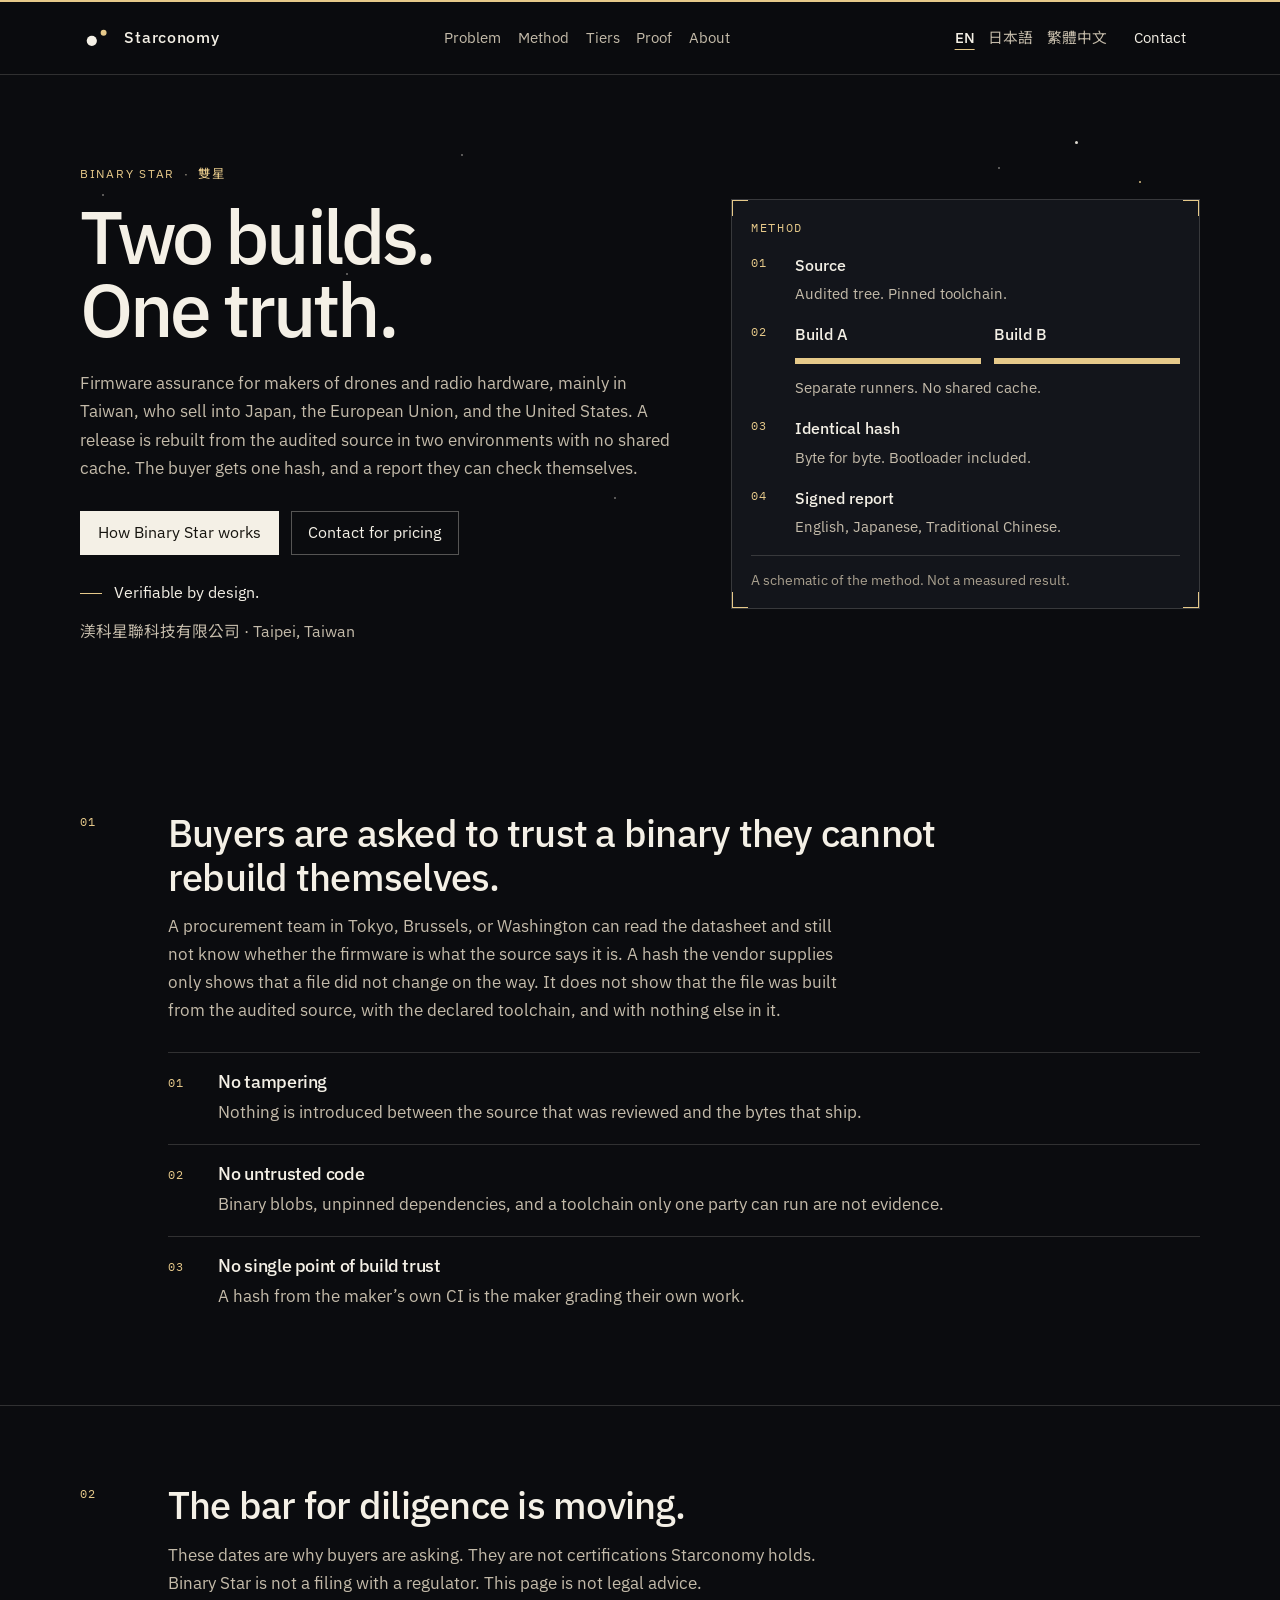
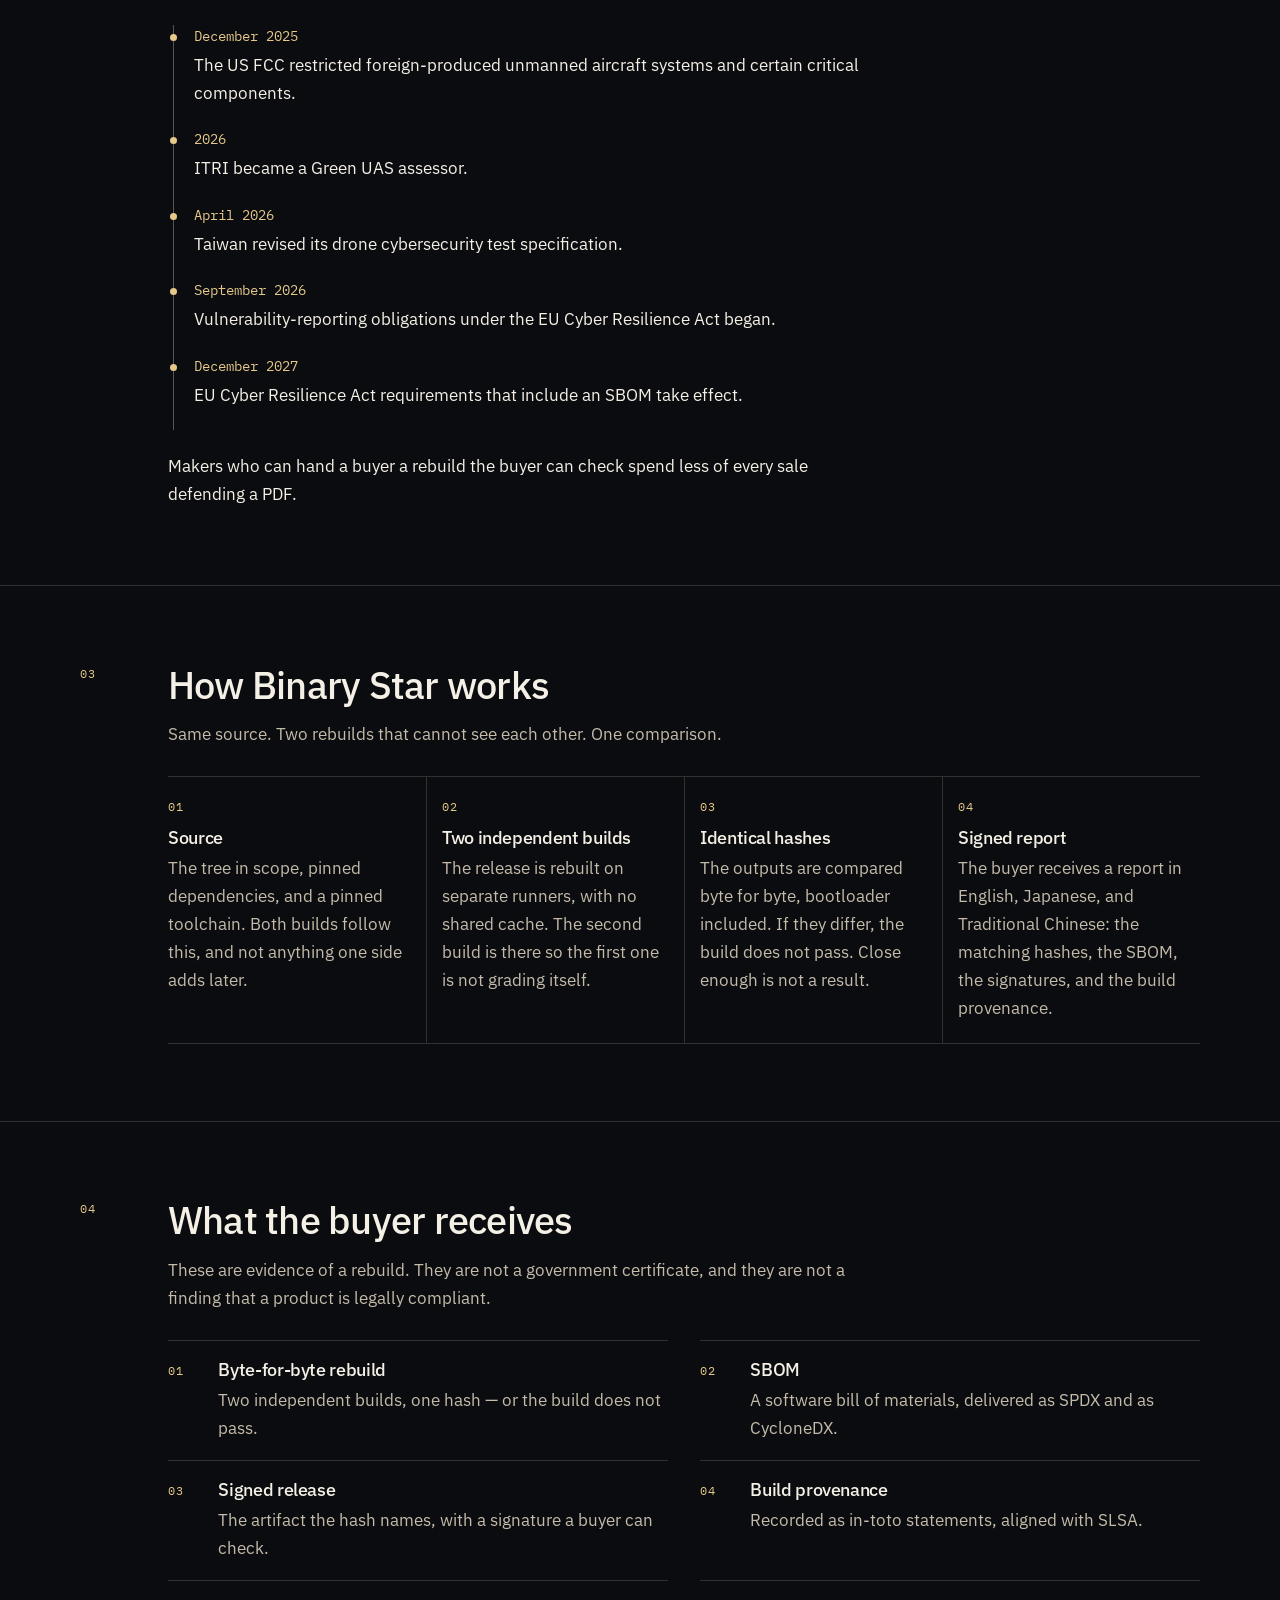
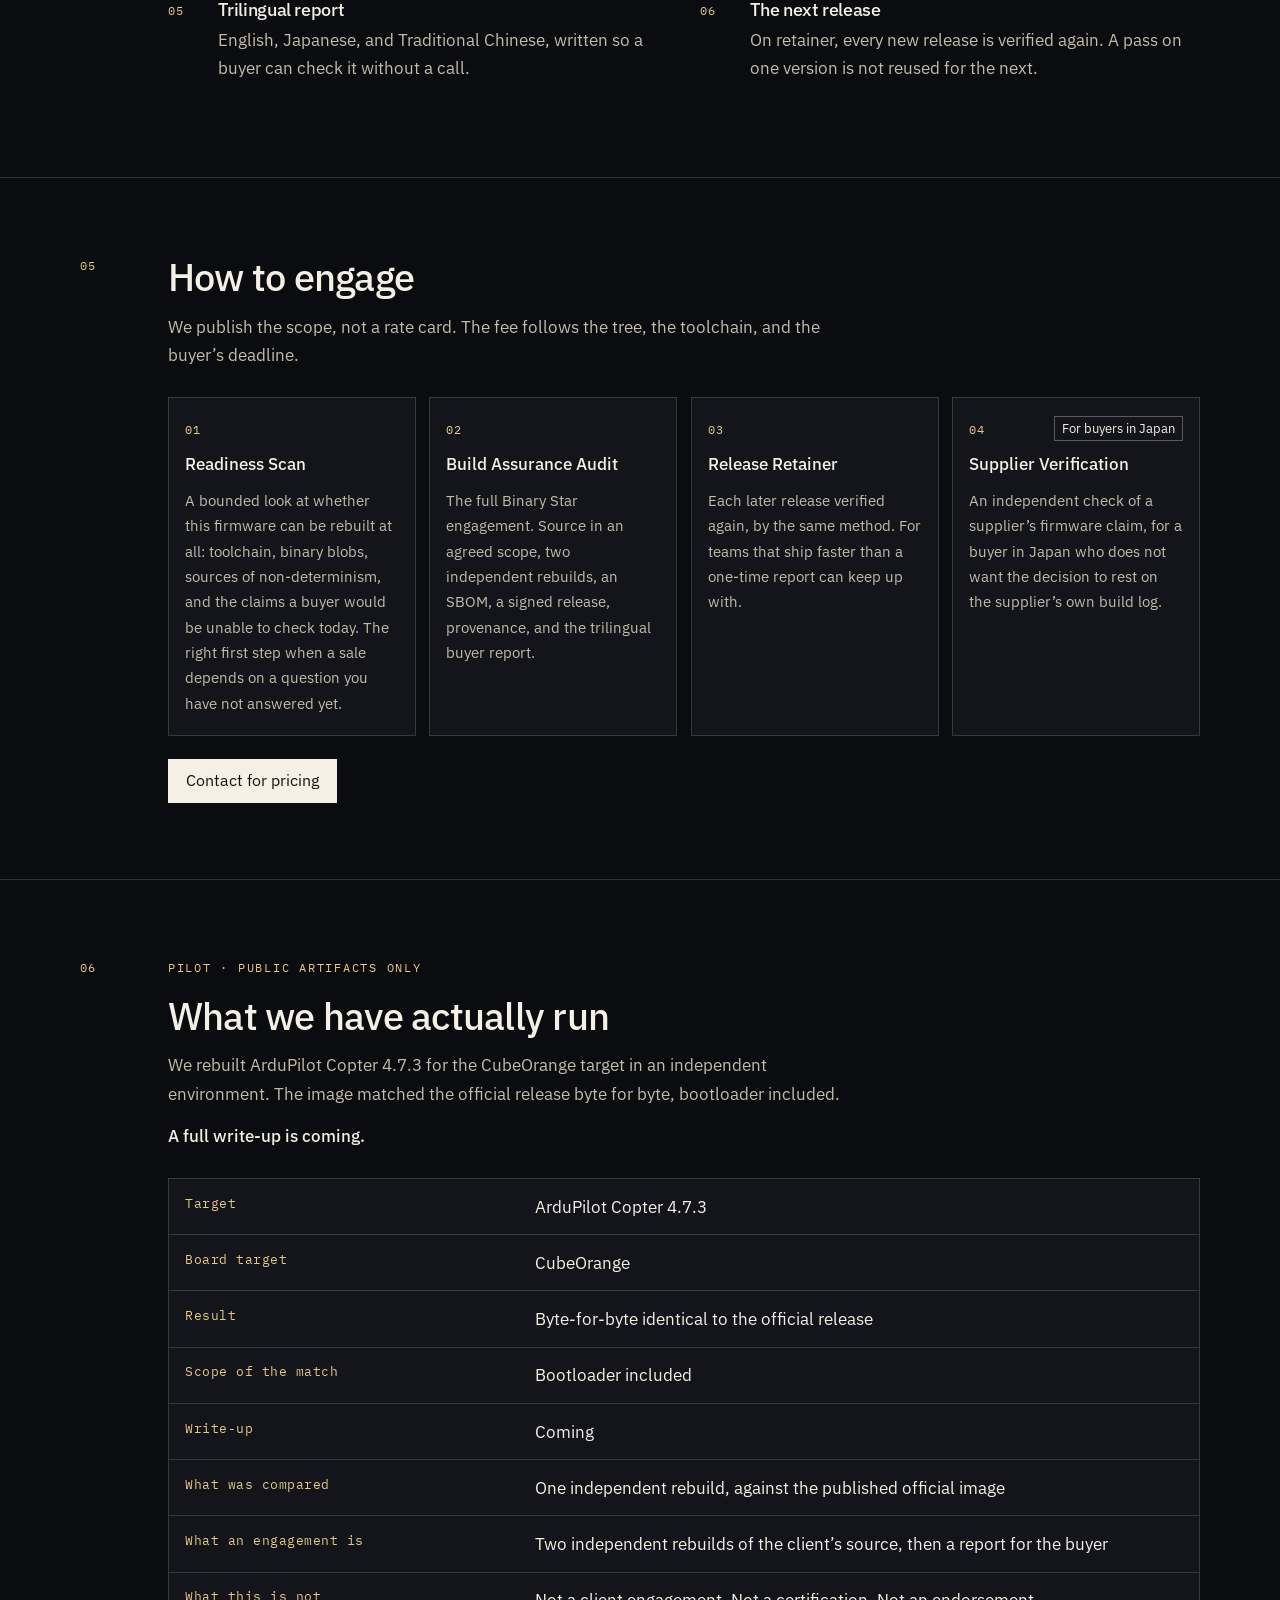
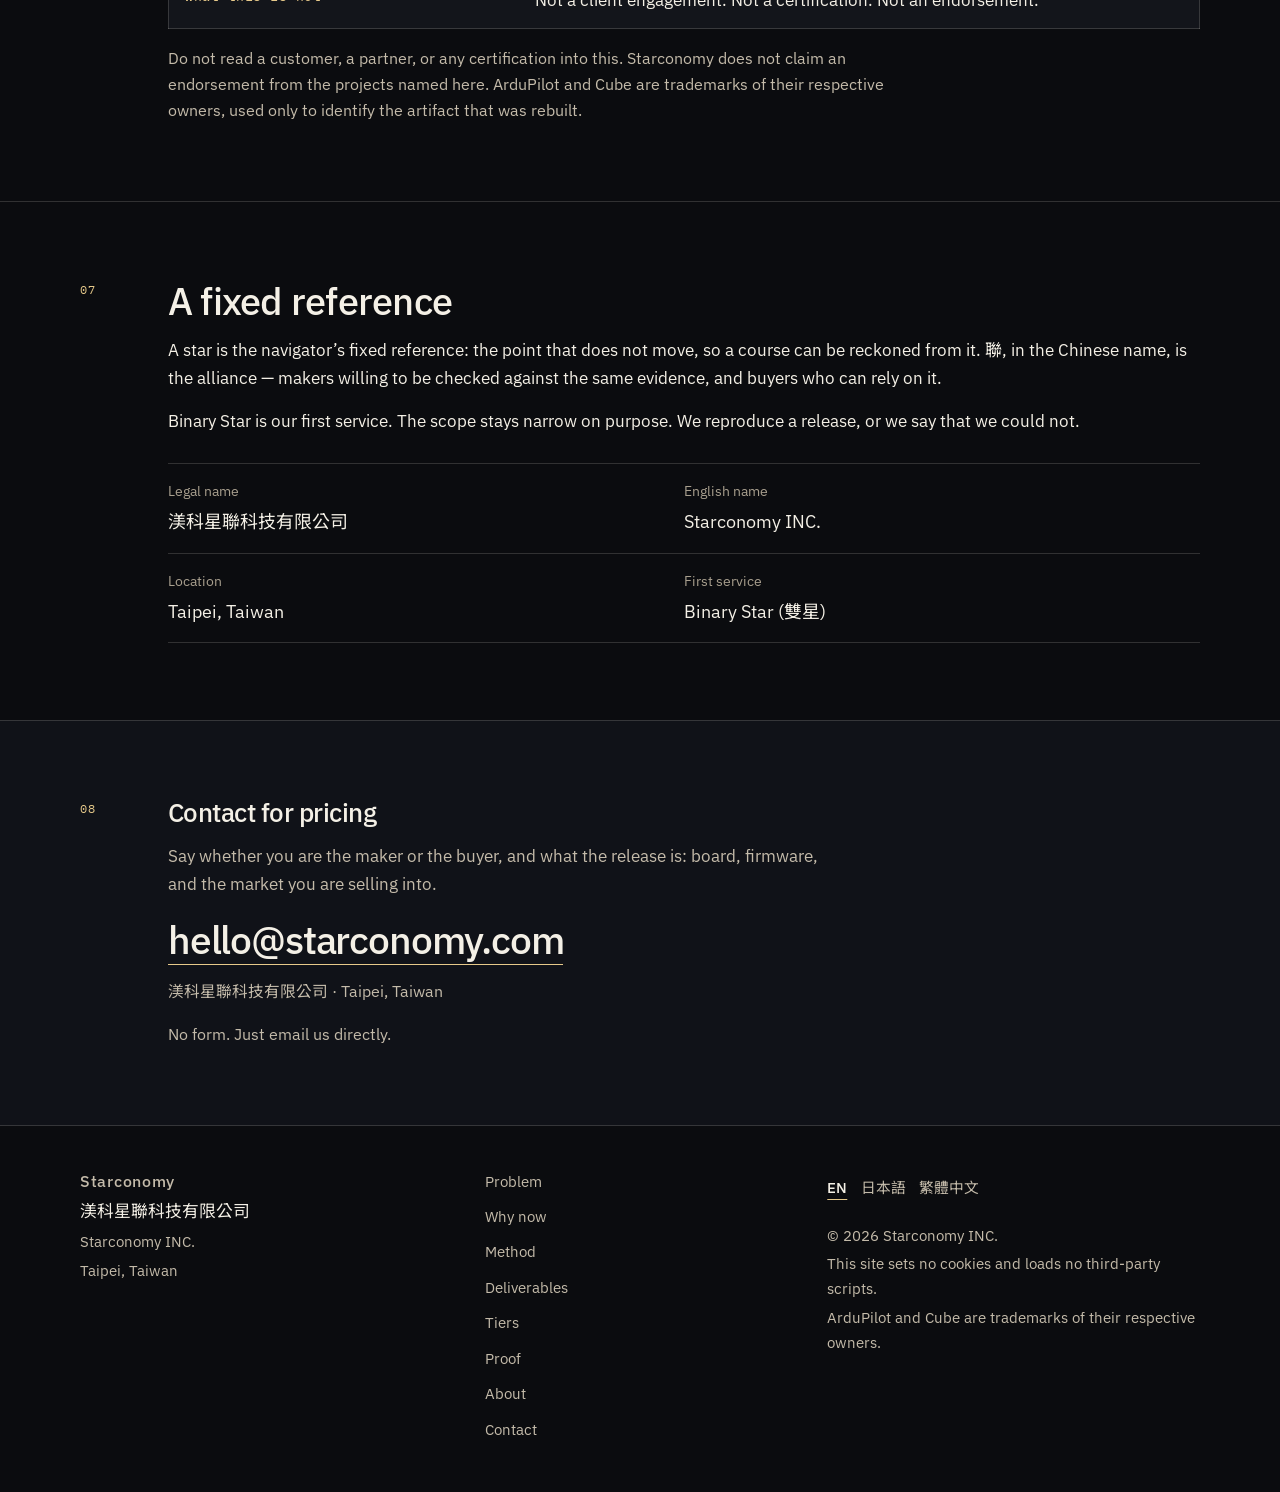
<file: site/index.html>
<!DOCTYPE html>
<html lang="en">
<head>
  <meta charset="utf-8">
  <meta name="viewport" content="width=device-width, initial-scale=1">
  <meta name="color-scheme" content="dark">
  <meta name="theme-color" content="#0b0c0f">
  <meta name="format-detection" content="telephone=no">
  <meta name="referrer" content="no-referrer">
  <title>Binary Star — Two builds. One truth. | Starconomy</title>
  <meta name="description" content="Starconomy rebuilds drone and radio firmware from audited source, twice, independently. One hash, an SBOM, a signed release, and a report a buyer can check. Taipei.">
  <link rel="canonical" href="https://starconomy.com/">
  <link rel="alternate" hreflang="en" href="https://starconomy.com/">
  <link rel="alternate" hreflang="ja" href="https://starconomy.com/ja/">
  <link rel="alternate" hreflang="zh-Hant" href="https://starconomy.com/zh/">
  <link rel="alternate" hreflang="x-default" href="https://starconomy.com/">
  <meta property="og:type" content="website">
  <meta property="og:site_name" content="Starconomy">
  <meta property="og:title" content="Binary Star — Two builds. One truth. | Starconomy">
  <meta property="og:description" content="Starconomy rebuilds drone and radio firmware from audited source, twice, independently. One hash, an SBOM, a signed release, and a report a buyer can check. Taipei.">
  <meta property="og:url" content="https://starconomy.com/">
  <meta property="og:image" content="https://starconomy.com/img/og-en.png">
  <meta property="og:image:width" content="1200">
  <meta property="og:image:height" content="630">
  <meta property="og:image:alt" content="Starconomy. Two builds. One truth. Firmware assurance from Taipei.">
  <meta property="og:locale" content="en_US">
  <meta property="og:locale:alternate" content="ja_JP"><meta property="og:locale:alternate" content="zh_TW">
  <meta name="twitter:card" content="summary_large_image">
  <meta name="twitter:title" content="Binary Star — Two builds. One truth. | Starconomy">
  <meta name="twitter:description" content="Starconomy rebuilds drone and radio firmware from audited source, twice, independently. One hash, an SBOM, a signed release, and a report a buyer can check. Taipei.">
  <meta name="twitter:image" content="https://starconomy.com/img/og-en.png">
  <meta name="twitter:image:alt" content="Starconomy. Two builds. One truth. Firmware assurance from Taipei.">
  <link rel="icon" href="favicon.svg" type="image/svg+xml">
  <link rel="icon" href="favicon-32.png" sizes="32x32" type="image/png">
  <link rel="apple-touch-icon" href="apple-touch-icon.png">
  <link rel="preload" href="fonts/ibm-plex-sans-500.woff2" as="font" type="font/woff2" crossorigin>
  <link rel="preload" href="fonts/ibm-plex-sans-400.woff2" as="font" type="font/woff2" crossorigin>
  <link rel="stylesheet" href="css/site.css">
  <script type="application/ld+json">{"@context":"https://schema.org","@graph":[{"@type":"Organization","@id":"https://starconomy.com/#org","name":"Starconomy","legalName":"渼科星聯科技有限公司","alternateName":"Starconomy INC.","url":"https://starconomy.com/","email":"hello@starconomy.com","address":{"@type":"PostalAddress","addressLocality":"Taipei","addressCountry":"TW"},"description":"Firmware assurance. Two independent rebuilds, one hash a buyer can check.","knowsLanguage":["en","ja","zh-Hant"]},{"@type":"Service","name":"Binary Star","alternateName":"雙星","serviceType":"Firmware assurance","provider":{"@id":"https://starconomy.com/#org"},"areaServed":["TW","JP","EU","US"],"url":"https://starconomy.com/","description":"Starconomy rebuilds drone and radio firmware from audited source, twice, independently. One hash, an SBOM, a signed release, and a report a buyer can check. Taipei."}]}</script>
  <script>document.documentElement.classList.add("js")</script>
</head>
<body>
  <a class="skip" href="#content">Skip to content</a>
  <header class="site-header">
    <div class="wrap header-wrap">
      <a class="brand" href="./">
        <svg class="mark" viewBox="0 0 36 36" aria-hidden="true" focusable="false">
  <circle cx="12.5" cy="21" r="5.4" fill="#f4f0e6"/>
  <circle cx="25" cy="12.5" r="3.15" fill="#e6c98a"/>
</svg>
        <span class="brand-name">Starconomy</span>
      </a>
      <nav id="site-nav" class="site-nav" aria-label="Primary">
        <a href="#problem">Problem</a><a href="#method">Method</a><a href="#tiers">Tiers</a><a href="#proof">Proof</a><a href="#about">About</a>
        <a class="nav-mail" href="mailto:hello@starconomy.com?subject=Binary%20Star%20inquiry">Contact</a>
      </nav>
      <div class="header-tools">
        <nav class="lang" aria-label="Languages"><a href="./" hreflang="en" lang="en" aria-current="page">EN</a><a href="ja/" hreflang="ja" lang="ja">日本語</a><a href="zh/" hreflang="zh-Hant" lang="zh-Hant">繁體中文</a></nav>
        <a class="btn btn-small header-cta" href="mailto:hello@starconomy.com?subject=Binary%20Star%20inquiry">Contact</a>
        <button class="nav-toggle" type="button" aria-expanded="false" aria-controls="site-nav" data-open-label="Menu" data-close-label="Close menu">
          <span class="bars" aria-hidden="true"></span>
          <span class="visually-hidden toggle-label">Menu</span>
        </button>
      </div>
    </div>
  </header>
  <main id="content">
    <section class="hero" aria-labelledby="hero-title">
      <div class="stars" aria-hidden="true">
        <i style="left:8%;top:18%"></i><i style="left:18%;top:72%"></i><i style="left:27%;top:30%"></i>
        <i style="left:36%;top:12%"></i><i style="left:48%;top:64%"></i><i style="left:61%;top:22%"></i>
        <i style="left:70%;top:78%"></i><i style="left:78%;top:14%"></i><i style="left:88%;top:40%"></i>
        <i style="left:93%;top:68%"></i><i class="bright" style="left:84%;top:10%"></i>
        <i class="warm" style="left:89%;top:16%"></i>
      </div>
      <div class="wrap hero-grid">
        <div class="hero-copy">
          <p class="eyebrow"><span lang="en">Binary Star</span> <span class="dot" aria-hidden="true">·</span> <span lang="zh-Hant">雙星</span></p>
          <h1 id="hero-title">Two builds.<br>One truth.</h1>
          <p class="lede">Firmware assurance for makers of drones and radio hardware, mainly in Taiwan, who sell into Japan, the European Union, and the United States. A release is rebuilt from the audited source in two environments with no shared cache. The buyer gets one hash, and a report they can check themselves.</p>
          <div class="actions">
            <a class="btn btn-primary" href="#method">How Binary Star works</a>
            <a class="btn btn-ghost" href="mailto:hello@starconomy.com?subject=Binary%20Star%20inquiry">Contact for pricing</a>
          </div>
          <p class="tagline">Verifiable by design.</p>
          <p class="hero-meta"><span class="legal" lang="zh-Hant" translate="no">渼科星聯科技有限公司</span> <span aria-hidden="true">·</span> Taipei, Taiwan</p>
        </div>
        
<figure class="schematic">
  <figcaption>Method</figcaption>
  <ol>
    <li>
      <span class="sn">01</span>
      <div>
        <p class="st">Source</p>
        <p class="sd">Audited tree. Pinned toolchain.</p>
      </div>
    </li>
    <li>
      <span class="sn">02</span>
      <div class="pair">
        <div>
          <p class="st">Build A</p>
          <span class="bar" aria-hidden="true"></span>
        </div>
        <div>
          <p class="st">Build B</p>
          <span class="bar" aria-hidden="true"></span>
        </div>
        <p class="sd pair-note">Separate runners. No shared cache.</p>
      </div>
    </li>
    <li>
      <span class="sn">03</span>
      <div>
        <p class="st">Identical hash</p>
        <p class="sd">Byte for byte. Bootloader included.</p>
      </div>
    </li>
    <li>
      <span class="sn">04</span>
      <div>
        <p class="st">Signed report</p>
        <p class="sd">English, Japanese, Traditional Chinese.</p>
      </div>
    </li>
  </ol>
  <p class="schematic-note">A schematic of the method. Not a measured result.</p>
</figure>
      </div>
    </section>

    <section id="problem" class="section">
      <div class="wrap">
        <div class="section-head">
          <p class="idx">01</p>
          <div>
            <h2>Buyers are asked to trust a binary they cannot rebuild themselves.</h2>
            <p class="intro">A procurement team in Tokyo, Brussels, or Washington can read the datasheet and still not know whether the firmware is what the source says it is. A hash the vendor supplies only shows that a file did not change on the way. It does not show that the file was built from the audited source, with the declared toolchain, and with nothing else in it.</p>
          </div>
        </div>
        <div class="section-body">
          <ol class="points"><li><span class="pn">01</span><div><h3>No tampering</h3><p>Nothing is introduced between the source that was reviewed and the bytes that ship.</p></div></li><li><span class="pn">02</span><div><h3>No untrusted code</h3><p>Binary blobs, unpinned dependencies, and a toolchain only one party can run are not evidence.</p></div></li><li><span class="pn">03</span><div><h3>No single point of build trust</h3><p>A hash from the maker’s own CI is the maker grading their own work.</p></div></li></ol>
        </div>
      </div>
    </section>

    <section id="why" class="section">
      <div class="wrap">
        <div class="section-head">
          <p class="idx">02</p>
          <div>
            <h2>The bar for diligence is moving.</h2>
            <p class="intro">These dates are why buyers are asking. They are not certifications Starconomy holds. Binary Star is not a filing with a regulator. This page is not legal advice.</p>
          </div>
        </div>
        <div class="section-body">
          <ol class="timeline"><li><time datetime="2025-12">December 2025</time><p>The US FCC restricted foreign-produced unmanned aircraft systems and certain critical components.</p></li><li><time datetime="2026">2026</time><p>ITRI became a Green UAS assessor.</p></li><li><time datetime="2026-04">April 2026</time><p>Taiwan revised its drone cybersecurity test specification.</p></li><li><time datetime="2026-09">September 2026</time><p>Vulnerability-reporting obligations under the EU Cyber Resilience Act began.</p></li><li><time datetime="2027-12">December 2027</time><p>EU Cyber Resilience Act requirements that include an SBOM take effect.</p></li></ol>
          <p class="closing">Makers who can hand a buyer a rebuild the buyer can check spend less of every sale defending a PDF.</p>
        </div>
      </div>
    </section>

    <section id="method" class="section">
      <div class="wrap">
        <div class="section-head">
          <p class="idx">03</p>
          <div>
            <h2>How Binary Star works</h2>
            <p class="intro">Same source. Two rebuilds that cannot see each other. One comparison.</p>
          </div>
        </div>
        <div class="section-body">
          <ol class="steps"><li><span class="sn">01</span><h3>Source</h3><p>The tree in scope, pinned dependencies, and a pinned toolchain. Both builds follow this, and not anything one side adds later.</p></li><li><span class="sn">02</span><h3>Two independent builds</h3><p>The release is rebuilt on separate runners, with no shared cache. The second build is there so the first one is not grading itself.</p></li><li><span class="sn">03</span><h3>Identical hashes</h3><p>The outputs are compared byte for byte, bootloader included. If they differ, the build does not pass. Close enough is not a result.</p></li><li><span class="sn">04</span><h3>Signed report</h3><p>The buyer receives a report in English, Japanese, and Traditional Chinese: the matching hashes, the SBOM, the signatures, and the build provenance.</p></li></ol>
        </div>
      </div>
    </section>

    <section id="deliverables" class="section">
      <div class="wrap">
        <div class="section-head">
          <p class="idx">04</p>
          <div>
            <h2>What the buyer receives</h2>
            <p class="intro">These are evidence of a rebuild. They are not a government certificate, and they are not a finding that a product is legally compliant.</p>
          </div>
        </div>
        <div class="section-body">
          <ol class="deliverables"><li><span class="sn">01</span><div><h3>Byte-for-byte rebuild</h3><p>Two independent builds, one hash — or the build does not pass.</p></div></li><li><span class="sn">02</span><div><h3>SBOM</h3><p>A software bill of materials, delivered as SPDX and as CycloneDX.</p></div></li><li><span class="sn">03</span><div><h3>Signed release</h3><p>The artifact the hash names, with a signature a buyer can check.</p></div></li><li><span class="sn">04</span><div><h3>Build provenance</h3><p>Recorded as in-toto statements, aligned with SLSA.</p></div></li><li><span class="sn">05</span><div><h3>Trilingual report</h3><p>English, Japanese, and Traditional Chinese, written so a buyer can check it without a call.</p></div></li><li><span class="sn">06</span><div><h3>The next release</h3><p>On retainer, every new release is verified again. A pass on one version is not reused for the next.</p></div></li></ol>
        </div>
      </div>
    </section>

    <section id="tiers" class="section">
      <div class="wrap">
        <div class="section-head">
          <p class="idx">05</p>
          <div>
            <h2>How to engage</h2>
            <p class="intro">We publish the scope, not a rate card. The fee follows the tree, the toolchain, and the buyer’s deadline.</p>
          </div>
        </div>
        <div class="section-body">
          <ol class="tiers"><li><div class="tier-kicker"><span class="sn">01</span></div><h3>Readiness Scan</h3><p class="tier-copy">A bounded look at whether this firmware can be rebuilt at all: toolchain, binary blobs, sources of non-determinism, and the claims a buyer would be unable to check today. The right first step when a sale depends on a question you have not answered yet.</p></li><li><div class="tier-kicker"><span class="sn">02</span></div><h3>Build Assurance Audit</h3><p class="tier-copy">The full Binary Star engagement. Source in an agreed scope, two independent rebuilds, an SBOM, a signed release, provenance, and the trilingual buyer report.</p></li><li><div class="tier-kicker"><span class="sn">03</span></div><h3>Release Retainer</h3><p class="tier-copy">Each later release verified again, by the same method. For teams that ship faster than a one-time report can keep up with.</p></li><li><div class="tier-kicker"><span class="sn">04</span><p class="tag">For buyers in Japan</p></div><h3>Supplier Verification</h3><p class="tier-copy">An independent check of a supplier’s firmware claim, for a buyer in Japan who does not want the decision to rest on the supplier’s own build log.</p></li></ol><p class="section-cta"><a class="btn btn-primary" href="mailto:hello@starconomy.com?subject=Binary%20Star%20inquiry">Contact for pricing</a></p>
        </div>
      </div>
    </section>

    <section id="proof" class="section">
      <div class="wrap">
        <div class="section-head">
          <p class="idx">06</p>
          <div>
            <p class="eyebrow">Pilot · public artifacts only</p>
            <h2>What we have actually run</h2>
            <p class="intro">We rebuilt ArduPilot Copter 4.7.3 for the CubeOrange target in an independent environment. The image matched the official release byte for byte, bootloader included.</p>
            <p class="coming">A full write-up is coming.</p>
          </div>
        </div>
        <div class="section-body">
          <table class="spec"><tbody><tr><th scope="row">Target</th><td>ArduPilot Copter 4.7.3</td></tr><tr><th scope="row">Board target</th><td>CubeOrange</td></tr><tr><th scope="row">Result</th><td>Byte-for-byte identical to the official release</td></tr><tr><th scope="row">Scope of the match</th><td>Bootloader included</td></tr><tr><th scope="row">Write-up</th><td>Coming</td></tr><tr><th scope="row">What was compared</th><td>One independent rebuild, against the published official image</td></tr><tr><th scope="row">What an engagement is</th><td>Two independent rebuilds of the client’s source, then a report for the buyer</td></tr><tr><th scope="row">What this is not</th><td>Not a client engagement. Not a certification. Not an endorsement.</td></tr></tbody></table>
          <p class="note">Do not read a customer, a partner, or any certification into this. Starconomy does not claim an endorsement from the projects named here. ArduPilot and Cube are trademarks of their respective owners, used only to identify the artifact that was rebuilt.</p>
        </div>
      </div>
    </section>

    <section id="about" class="section">
      <div class="wrap">
        <div class="section-head">
          <p class="idx">07</p>
          <div>
            <h2>A fixed reference</h2>
            <p>A star is the navigator’s fixed reference: the point that does not move, so a course can be reckoned from it. <span lang="zh-Hant">聯</span>, in the Chinese name, is the alliance — makers willing to be checked against the same evidence, and buyers who can rely on it.</p><p>Binary Star is our first service. The scope stays narrow on purpose. We reproduce a release, or we say that we could not.</p>
          </div>
        </div>
        <div class="section-body">
          <dl class="facts"><div><dt>Legal name</dt><dd><span class="legal" lang="zh-Hant" translate="no">渼科星聯科技有限公司</span></dd></div><div><dt>English name</dt><dd>Starconomy INC.</dd></div><div><dt>Location</dt><dd>Taipei, Taiwan</dd></div><div><dt>First service</dt><dd>Binary Star (<span lang="zh-Hant">雙星</span>)</dd></div></dl>
        </div>
      </div>
    </section>

    <section id="contact" class="contact">
      <div class="wrap contact-grid">
        <p class="idx">08</p>
        <div>
          <h2>Contact for pricing</h2>
          <p class="intro">Say whether you are the maker or the buyer, and what the release is: board, firmware, and the market you are selling into.</p>
          <p><a class="email" href="mailto:hello@starconomy.com?subject=Binary%20Star%20inquiry">hello@starconomy.com</a></p>
          <p class="hero-meta"><span class="legal" lang="zh-Hant" translate="no">渼科星聯科技有限公司</span> <span aria-hidden="true">·</span> Taipei, Taiwan</p>
          <p class="note">No form. Just email us directly.</p>
        </div>
      </div>
    </section>
  </main>
  <footer class="site-footer">
    <div class="wrap footer-grid">
      <div>
        <p class="brand-name">Starconomy</p>
        <p class="legal-line"><span class="legal" lang="zh-Hant" translate="no">渼科星聯科技有限公司</span></p>
        <p>Starconomy INC.</p>
        <p>Taipei, Taiwan</p>
      </div>
      <nav class="footer-nav" aria-label="On this page">
        <a href="#problem">Problem</a><a href="#why">Why now</a><a href="#method">Method</a><a href="#deliverables">Deliverables</a><a href="#tiers">Tiers</a><a href="#proof">Proof</a><a href="#about">About</a><a href="#contact">Contact</a>
      </nav>
      <div class="footer-meta">
        <nav class="lang" aria-label="Languages"><a href="./" hreflang="en" lang="en" aria-current="page">EN</a><a href="ja/" hreflang="ja" lang="ja">日本語</a><a href="zh/" hreflang="zh-Hant" lang="zh-Hant">繁體中文</a></nav>
        <p>© 2026 Starconomy INC.</p>
        <p>This site sets no cookies and loads no third-party scripts.</p>
        <p>ArduPilot and Cube are trademarks of their respective owners.</p>
      </div>
    </div>
  </footer>
  <script src="js/site.js"></script>
</body>
</html>
</file>
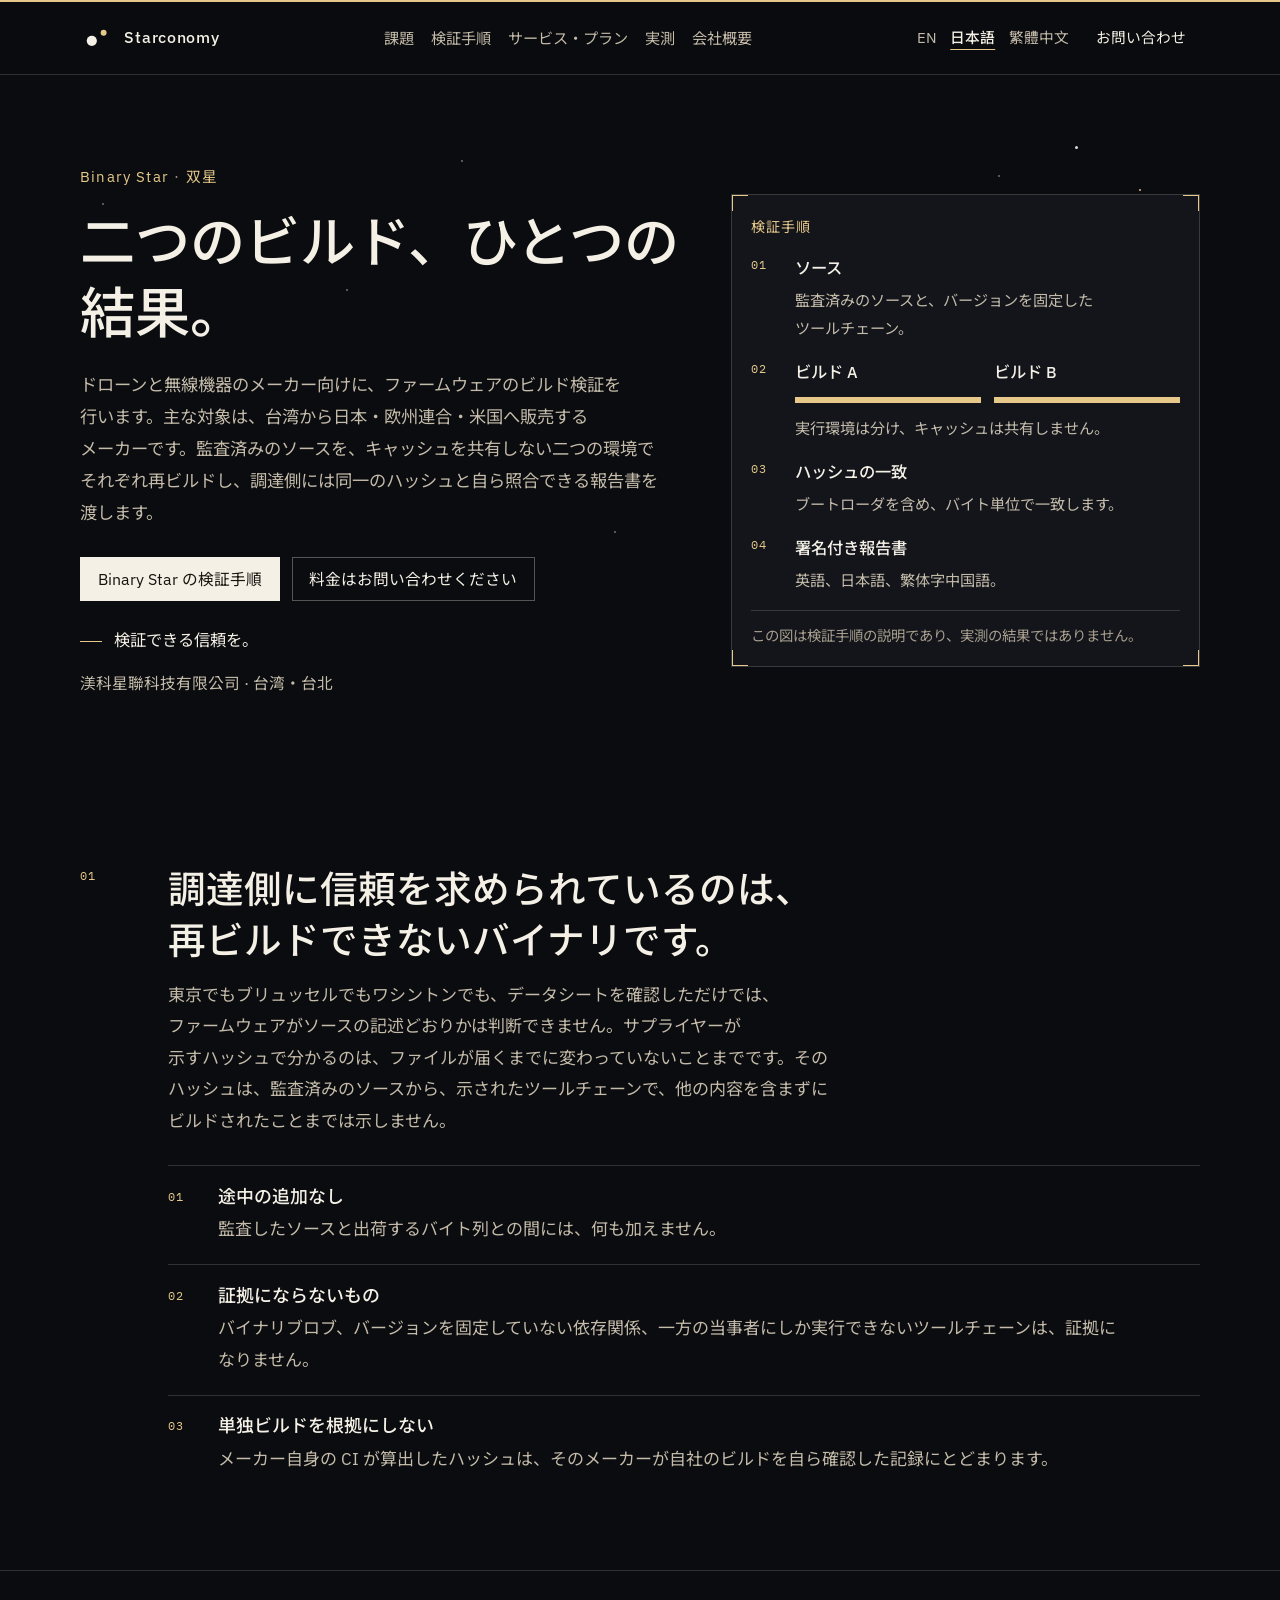
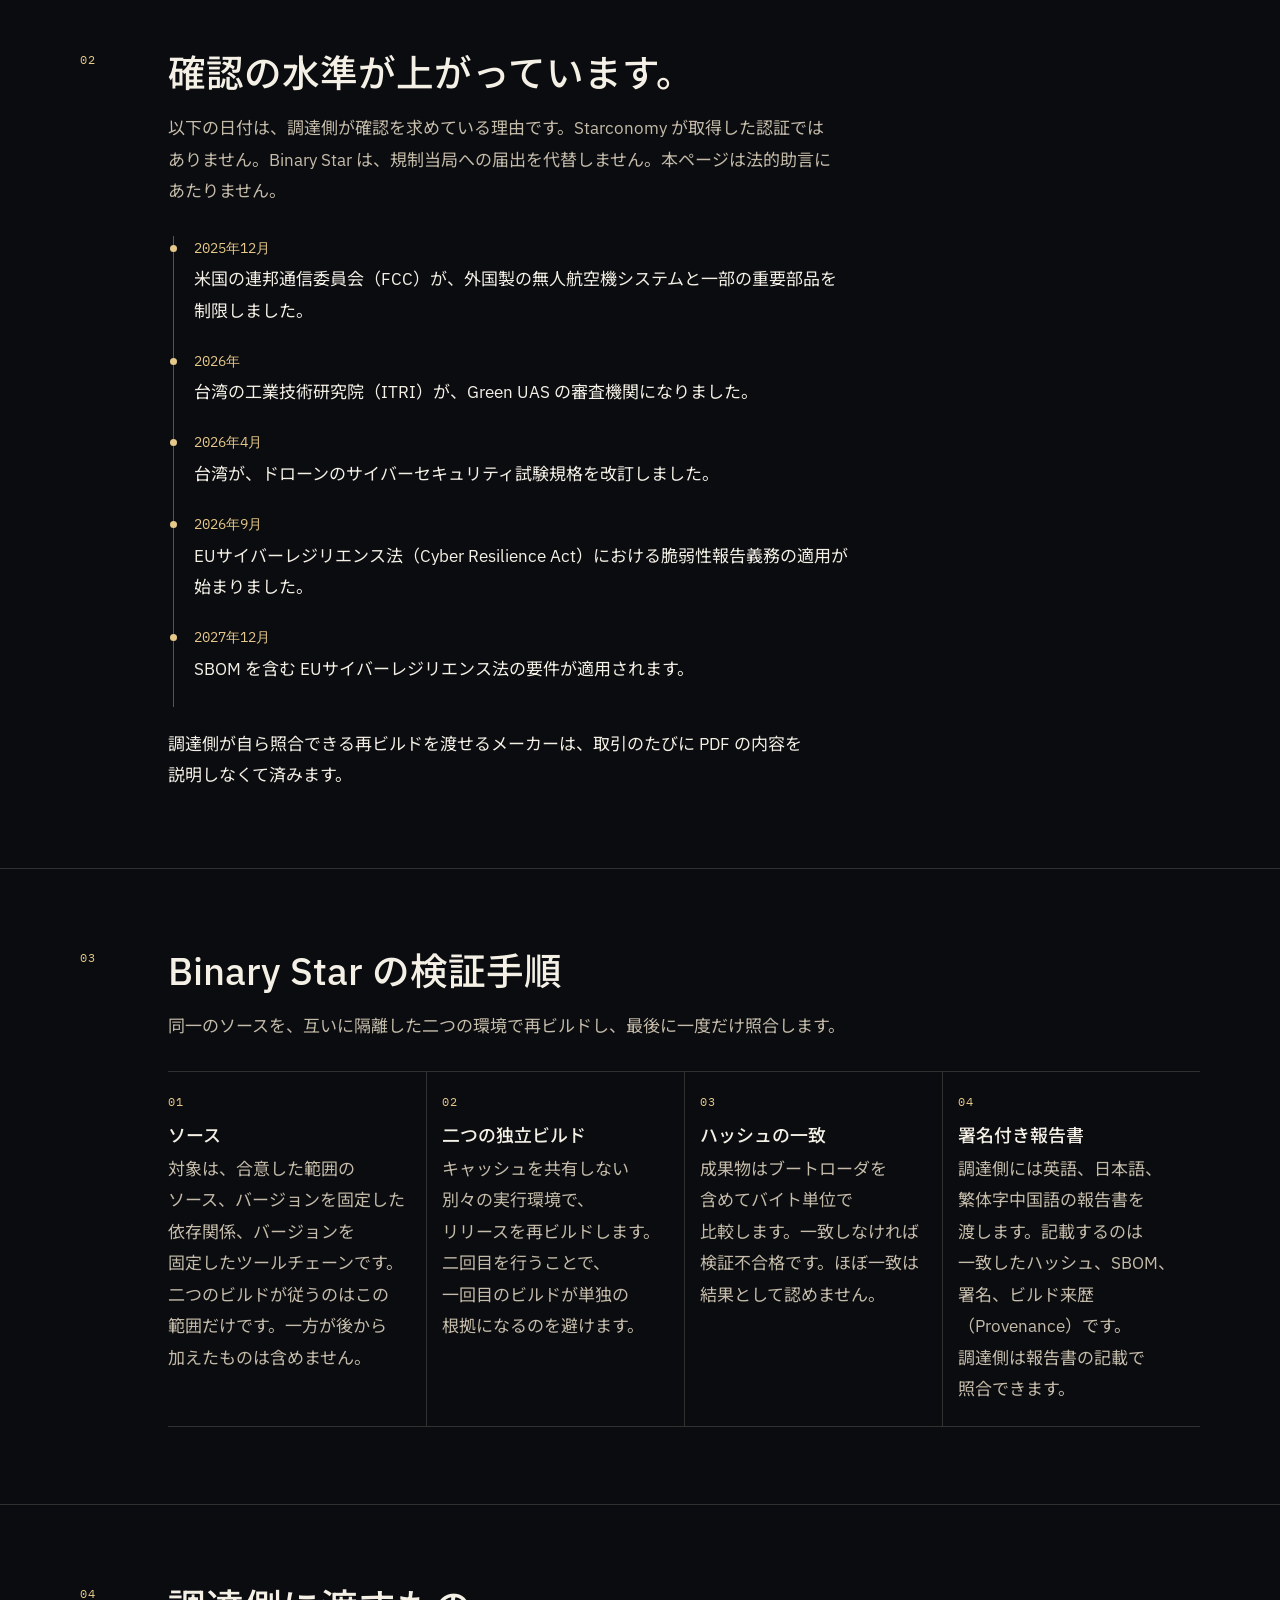
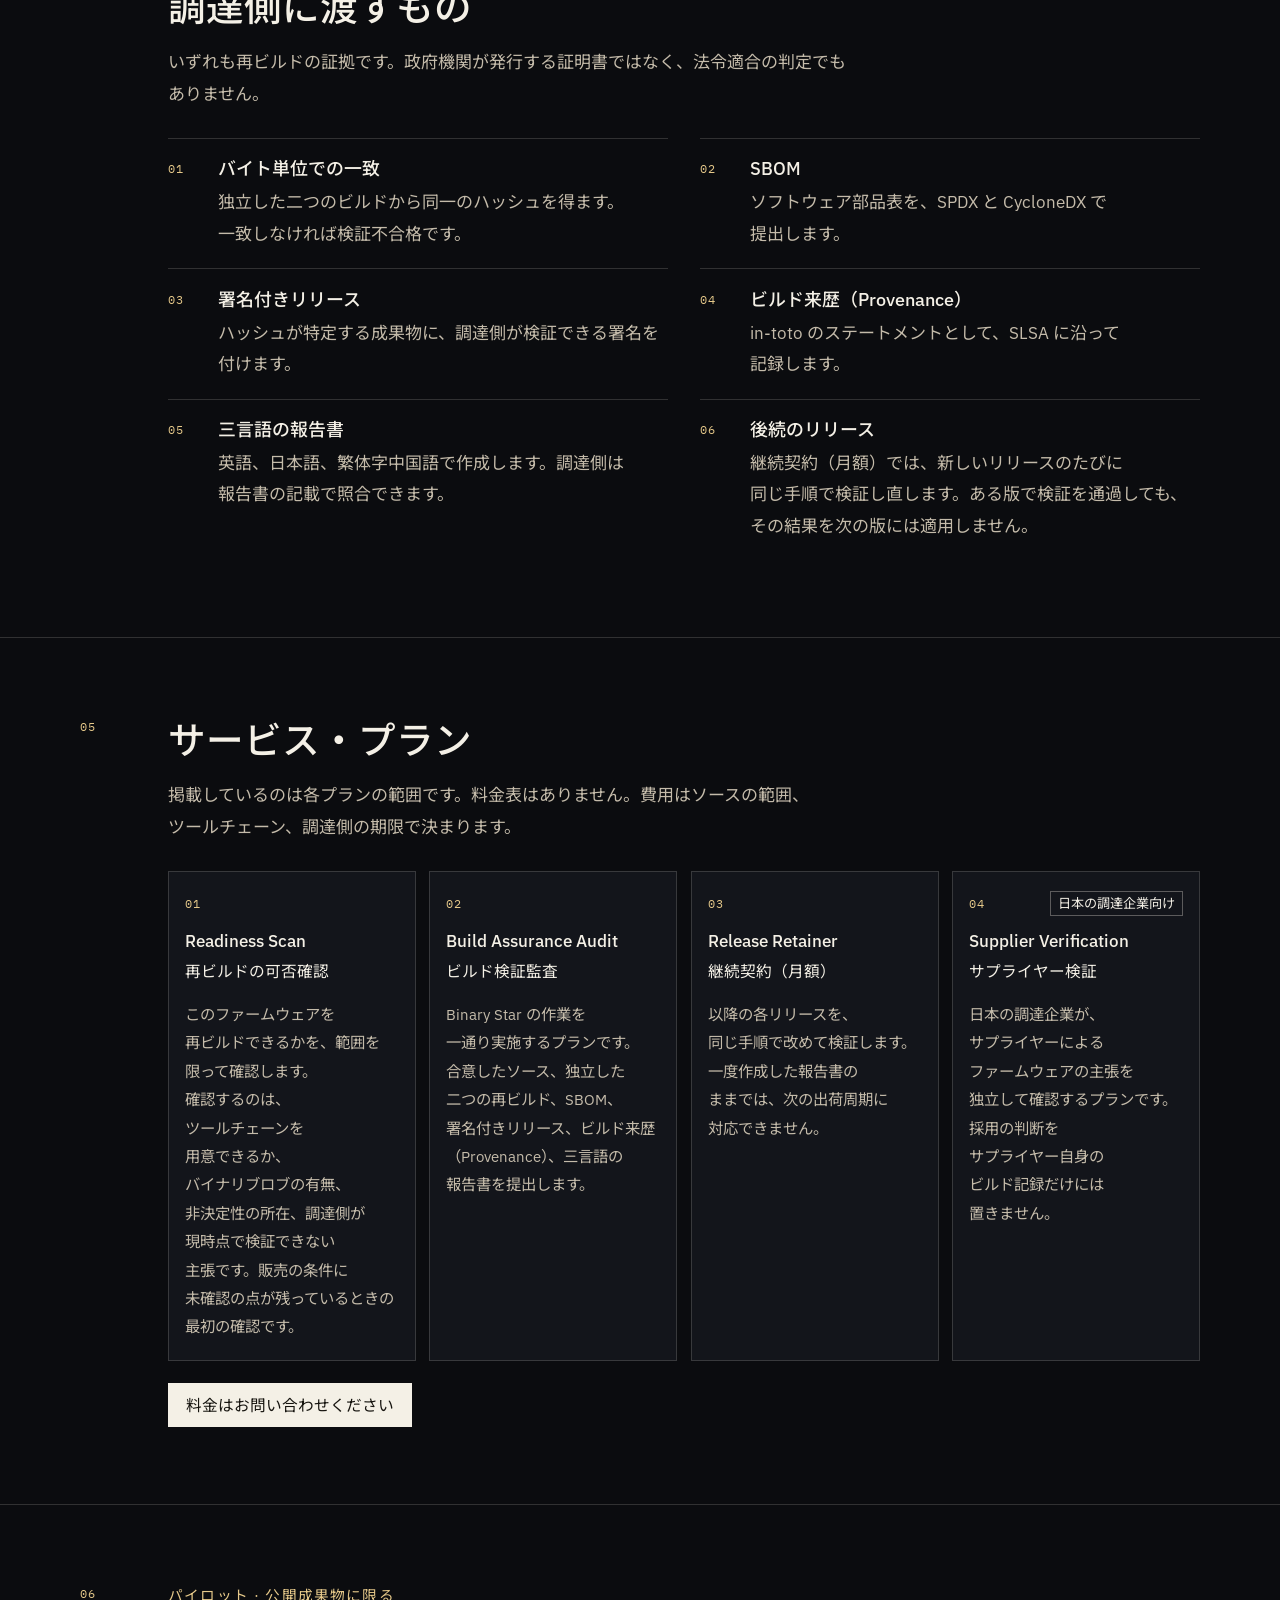
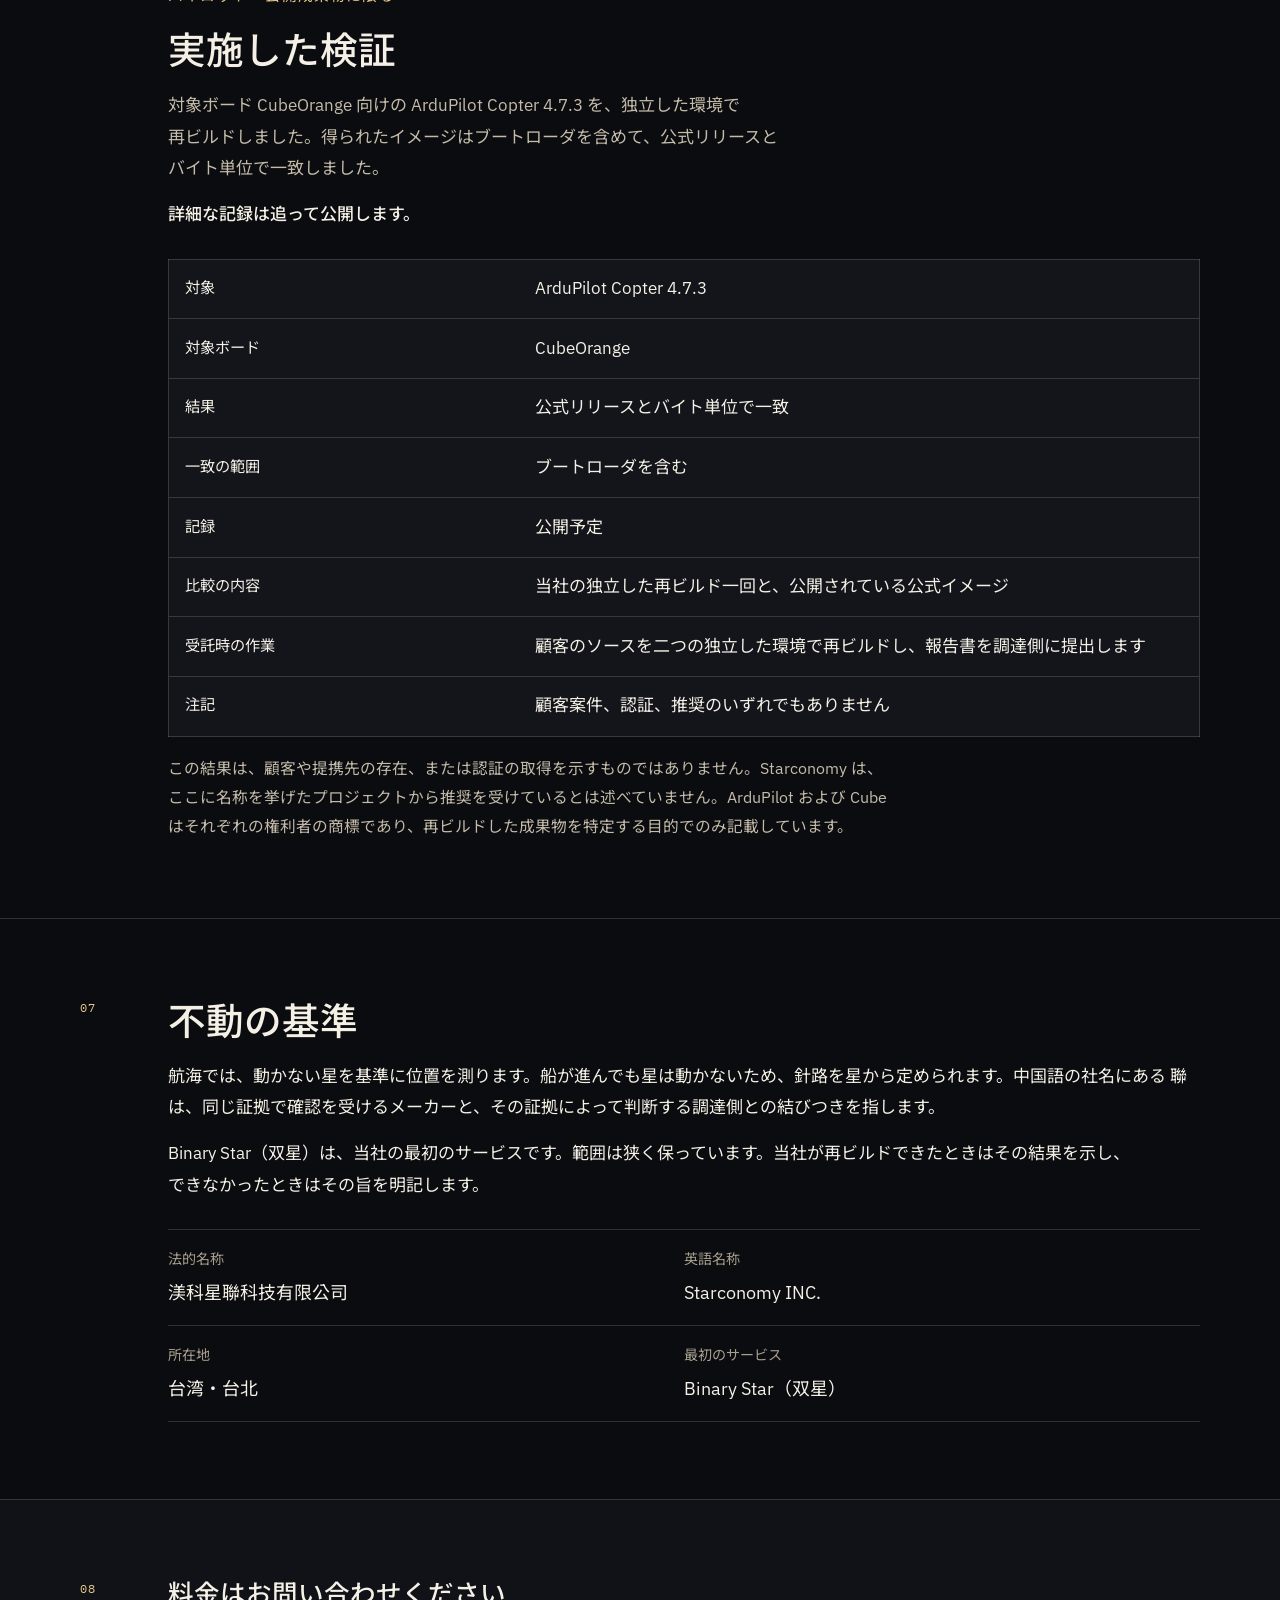
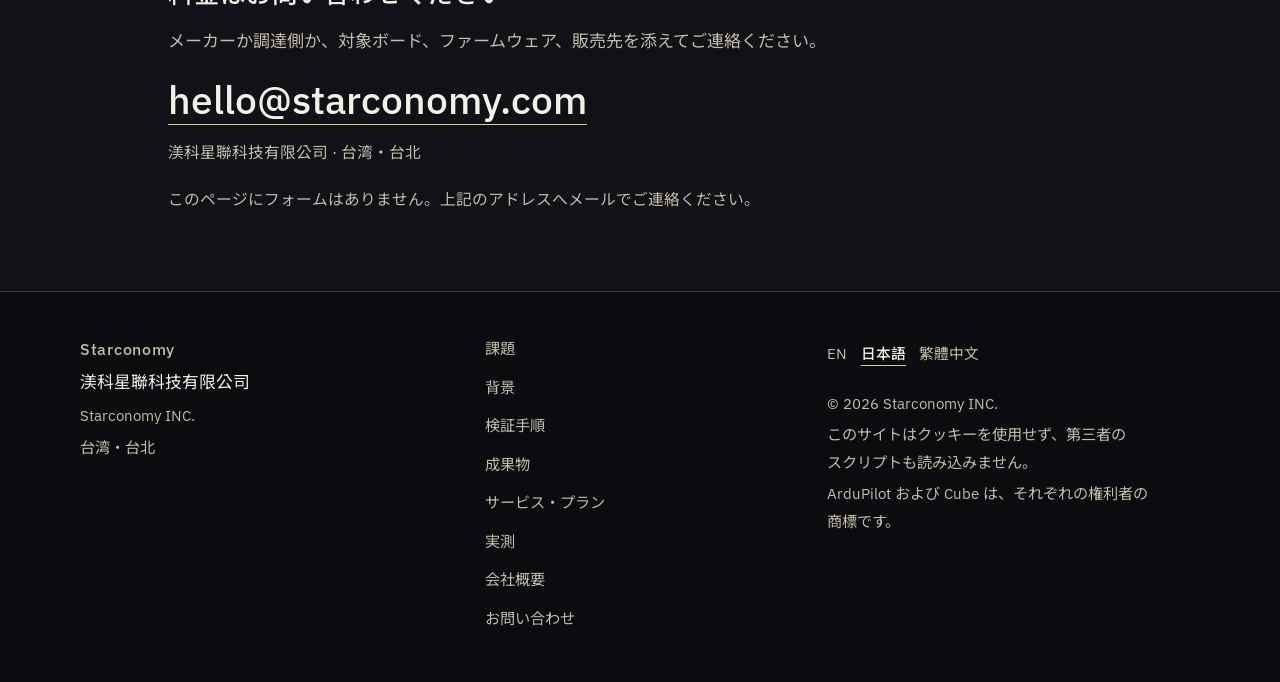
<file: site/ja/index.html>
<!DOCTYPE html>
<html lang="ja">
<head>
  <meta charset="utf-8">
  <meta name="viewport" content="width=device-width, initial-scale=1">
  <meta name="color-scheme" content="dark">
  <meta name="theme-color" content="#0b0c0f">
  <meta name="format-detection" content="telephone=no">
  <meta name="referrer" content="no-referrer">
  <title>Binary Star — 二つのビルド、ひとつの結果 | Starconomy</title>
  <meta name="description" content="ドローンと無線機器のファームウェアを、監査済みのソースから互いに独立した環境で二度再ビルドします。調達側に渡すのは同一のハッシュ、SBOM、署名付きリリース、自ら照合できる報告書です。台湾・台北。">
  <link rel="canonical" href="https://starconomy.com/ja/">
  <link rel="alternate" hreflang="en" href="https://starconomy.com/">
  <link rel="alternate" hreflang="ja" href="https://starconomy.com/ja/">
  <link rel="alternate" hreflang="zh-Hant" href="https://starconomy.com/zh/">
  <link rel="alternate" hreflang="x-default" href="https://starconomy.com/">
  <meta property="og:type" content="website">
  <meta property="og:site_name" content="Starconomy">
  <meta property="og:title" content="Binary Star — 二つのビルド、ひとつの結果 | Starconomy">
  <meta property="og:description" content="ドローンと無線機器のファームウェアを、監査済みのソースから互いに独立した環境で二度再ビルドします。調達側に渡すのは同一のハッシュ、SBOM、署名付きリリース、自ら照合できる報告書です。台湾・台北。">
  <meta property="og:url" content="https://starconomy.com/ja/">
  <meta property="og:image" content="https://starconomy.com/img/og-ja.png">
  <meta property="og:image:width" content="1200">
  <meta property="og:image:height" content="630">
  <meta property="og:image:alt" content="Starconomy。二つのビルド、ひとつの結果。台湾・台北のファームウェア・ビルド検証。">
  <meta property="og:locale" content="ja_JP">
  <meta property="og:locale:alternate" content="en_US"><meta property="og:locale:alternate" content="zh_TW">
  <meta name="twitter:card" content="summary_large_image">
  <meta name="twitter:title" content="Binary Star — 二つのビルド、ひとつの結果 | Starconomy">
  <meta name="twitter:description" content="ドローンと無線機器のファームウェアを、監査済みのソースから互いに独立した環境で二度再ビルドします。調達側に渡すのは同一のハッシュ、SBOM、署名付きリリース、自ら照合できる報告書です。台湾・台北。">
  <meta name="twitter:image" content="https://starconomy.com/img/og-ja.png">
  <meta name="twitter:image:alt" content="Starconomy。二つのビルド、ひとつの結果。台湾・台北のファームウェア・ビルド検証。">
  <link rel="icon" href="../favicon.svg" type="image/svg+xml">
  <link rel="icon" href="../favicon-32.png" sizes="32x32" type="image/png">
  <link rel="apple-touch-icon" href="../apple-touch-icon.png">
  <link rel="preload" href="../fonts/noto-sans-jp-500.woff2" as="font" type="font/woff2" crossorigin>
  <link rel="preload" href="../fonts/noto-sans-jp-400.woff2" as="font" type="font/woff2" crossorigin>
  <link rel="stylesheet" href="../css/site.css">
  <script type="application/ld+json">{"@context":"https://schema.org","@graph":[{"@type":"Organization","@id":"https://starconomy.com/#org","name":"Starconomy","legalName":"渼科星聯科技有限公司","alternateName":"Starconomy INC.","url":"https://starconomy.com/","email":"hello@starconomy.com","address":{"@type":"PostalAddress","addressLocality":"Taipei","addressCountry":"TW"},"description":"ファームウェアのビルド検証です。独立した二つの再ビルドから、調達側が照合できる同一のハッシュを提出します。","knowsLanguage":["en","ja","zh-Hant"]},{"@type":"Service","name":"Binary Star","alternateName":"雙星","serviceType":"Firmware assurance","provider":{"@id":"https://starconomy.com/#org"},"areaServed":["TW","JP","EU","US"],"url":"https://starconomy.com/ja/","description":"ドローンと無線機器のファームウェアを、監査済みのソースから互いに独立した環境で二度再ビルドします。調達側に渡すのは同一のハッシュ、SBOM、署名付きリリース、自ら照合できる報告書です。台湾・台北。"}]}</script>
  <script>document.documentElement.classList.add("js")</script>
</head>
<body>
  <a class="skip" href="#content">本文へ移動</a>
  <header class="site-header">
    <div class="wrap header-wrap">
      <a class="brand" href="./">
        <svg class="mark" viewBox="0 0 36 36" aria-hidden="true" focusable="false">
  <circle cx="12.5" cy="21" r="5.4" fill="#f4f0e6"/>
  <circle cx="25" cy="12.5" r="3.15" fill="#e6c98a"/>
</svg>
        <span class="brand-name">Starconomy</span>
      </a>
      <nav id="site-nav" class="site-nav" aria-label="メインメニュー">
        <a href="#problem">課題</a><a href="#method">検証手順</a><a href="#tiers">サービス・プラン</a><a href="#proof">実測</a><a href="#about">会社概要</a>
        <a class="nav-mail" href="mailto:hello@starconomy.com?subject=Binary%20Star%20%E3%81%AB%E9%96%A2%E3%81%99%E3%82%8B%E3%81%8A%E5%95%8F%E3%81%84%E5%90%88%E3%82%8F%E3%81%9B">お問い合わせ</a>
      </nav>
      <div class="header-tools">
        <nav class="lang" aria-label="言語"><a href="../" hreflang="en" lang="en">EN</a><a href="./" hreflang="ja" lang="ja" aria-current="page">日本語</a><a href="../zh/" hreflang="zh-Hant" lang="zh-Hant">繁體中文</a></nav>
        <a class="btn btn-small header-cta" href="mailto:hello@starconomy.com?subject=Binary%20Star%20%E3%81%AB%E9%96%A2%E3%81%99%E3%82%8B%E3%81%8A%E5%95%8F%E3%81%84%E5%90%88%E3%82%8F%E3%81%9B">お問い合わせ</a>
        <button class="nav-toggle" type="button" aria-expanded="false" aria-controls="site-nav" data-open-label="メニュー" data-close-label="メニューを閉じる">
          <span class="bars" aria-hidden="true"></span>
          <span class="visually-hidden toggle-label">メニュー</span>
        </button>
      </div>
    </div>
  </header>
  <main id="content">
    <section class="hero" aria-labelledby="hero-title">
      <div class="stars" aria-hidden="true">
        <i style="left:8%;top:18%"></i><i style="left:18%;top:72%"></i><i style="left:27%;top:30%"></i>
        <i style="left:36%;top:12%"></i><i style="left:48%;top:64%"></i><i style="left:61%;top:22%"></i>
        <i style="left:70%;top:78%"></i><i style="left:78%;top:14%"></i><i style="left:88%;top:40%"></i>
        <i style="left:93%;top:68%"></i><i class="bright" style="left:84%;top:10%"></i>
        <i class="warm" style="left:89%;top:16%"></i>
      </div>
      <div class="wrap hero-grid">
        <div class="hero-copy">
          <p class="eyebrow"><span lang="ja">Binary Star</span> <span class="dot" aria-hidden="true">·</span> <span lang="ja">双星</span></p>
          <h1 id="hero-title">二つのビルド、ひとつの結果。</h1>
          <p class="lede">ドローンと無線機器のメーカー向けに、ファームウェアのビルド検証を行います。主な対象は、台湾から日本・欧州連合・米国へ販売するメーカーです。監査済みのソースを、キャッシュを共有しない二つの環境でそれぞれ再ビルドし、調達側には同一のハッシュと自ら照合できる報告書を渡します。</p>
          <div class="actions">
            <a class="btn btn-primary" href="#method">Binary Star の検証手順</a>
            <a class="btn btn-ghost" href="mailto:hello@starconomy.com?subject=Binary%20Star%20%E3%81%AB%E9%96%A2%E3%81%99%E3%82%8B%E3%81%8A%E5%95%8F%E3%81%84%E5%90%88%E3%82%8F%E3%81%9B">料金はお問い合わせください</a>
          </div>
          <p class="tagline">検証できる信頼を。</p>
          <p class="hero-meta"><span class="legal" lang="zh-Hant" translate="no">渼科星聯科技有限公司</span> <span aria-hidden="true">·</span> 台湾・台北</p>
        </div>
        
<figure class="schematic">
  <figcaption>検証手順</figcaption>
  <ol>
    <li>
      <span class="sn">01</span>
      <div>
        <p class="st">ソース</p>
        <p class="sd">監査済みのソースと、バージョンを固定したツールチェーン。</p>
      </div>
    </li>
    <li>
      <span class="sn">02</span>
      <div class="pair">
        <div>
          <p class="st">ビルド A</p>
          <span class="bar" aria-hidden="true"></span>
        </div>
        <div>
          <p class="st">ビルド B</p>
          <span class="bar" aria-hidden="true"></span>
        </div>
        <p class="sd pair-note">実行環境は分け、キャッシュは共有しません。</p>
      </div>
    </li>
    <li>
      <span class="sn">03</span>
      <div>
        <p class="st">ハッシュの一致</p>
        <p class="sd">ブートローダを含め、バイト単位で一致します。</p>
      </div>
    </li>
    <li>
      <span class="sn">04</span>
      <div>
        <p class="st">署名付き報告書</p>
        <p class="sd">英語、日本語、繁体字中国語。</p>
      </div>
    </li>
  </ol>
  <p class="schematic-note">この図は検証手順の説明であり、実測の結果ではありません。</p>
</figure>
      </div>
    </section>

    <section id="problem" class="section">
      <div class="wrap">
        <div class="section-head">
          <p class="idx">01</p>
          <div>
            <h2>調達側に信頼を求められているのは、再ビルドできないバイナリです。</h2>
            <p class="intro">東京でもブリュッセルでもワシントンでも、データシートを確認しただけでは、ファームウェアがソースの記述どおりかは判断できません。サプライヤーが示すハッシュで分かるのは、ファイルが届くまでに変わっていないことまでです。そのハッシュは、監査済みのソースから、示されたツールチェーンで、他の内容を含まずにビルドされたことまでは示しません。</p>
          </div>
        </div>
        <div class="section-body">
          <ol class="points"><li><span class="pn">01</span><div><h3>途中の追加なし</h3><p>監査したソースと出荷するバイト列との間には、何も加えません。</p></div></li><li><span class="pn">02</span><div><h3>証拠にならないもの</h3><p>バイナリブロブ、バージョンを固定していない依存関係、一方の当事者にしか実行できないツールチェーンは、証拠になりません。</p></div></li><li><span class="pn">03</span><div><h3>単独ビルドを根拠にしない</h3><p>メーカー自身の CI が算出したハッシュは、そのメーカーが自社のビルドを自ら確認した記録にとどまります。</p></div></li></ol>
        </div>
      </div>
    </section>

    <section id="why" class="section">
      <div class="wrap">
        <div class="section-head">
          <p class="idx">02</p>
          <div>
            <h2>確認の水準が上がっています。</h2>
            <p class="intro">以下の日付は、調達側が確認を求めている理由です。Starconomy が取得した認証ではありません。Binary Star は、規制当局への届出を代替しません。本ページは法的助言にあたりません。</p>
          </div>
        </div>
        <div class="section-body">
          <ol class="timeline"><li><time datetime="2025-12">2025年12月</time><p>米国の連邦通信委員会（FCC）が、外国製の無人航空機システムと一部の重要部品を制限しました。</p></li><li><time datetime="2026">2026年</time><p>台湾の工業技術研究院（ITRI）が、Green UAS の審査機関になりました。</p></li><li><time datetime="2026-04">2026年4月</time><p>台湾が、ドローンのサイバーセキュリティ試験規格を改訂しました。</p></li><li><time datetime="2026-09">2026年9月</time><p>EUサイバーレジリエンス法（Cyber Resilience Act）における脆弱性報告義務の適用が始まりました。</p></li><li><time datetime="2027-12">2027年12月</time><p>SBOM を含む EUサイバーレジリエンス法の要件が適用されます。</p></li></ol>
          <p class="closing">調達側が自ら照合できる再ビルドを渡せるメーカーは、取引のたびに PDF の内容を説明しなくて済みます。</p>
        </div>
      </div>
    </section>

    <section id="method" class="section">
      <div class="wrap">
        <div class="section-head">
          <p class="idx">03</p>
          <div>
            <h2>Binary Star の検証手順</h2>
            <p class="intro">同一のソースを、互いに隔離した二つの環境で再ビルドし、最後に一度だけ照合します。</p>
          </div>
        </div>
        <div class="section-body">
          <ol class="steps"><li><span class="sn">01</span><h3>ソース</h3><p>対象は、合意した範囲のソース、バージョンを固定した依存関係、バージョンを固定したツールチェーンです。二つのビルドが従うのはこの範囲だけです。一方が後から加えたものは含めません。</p></li><li><span class="sn">02</span><h3>二つの独立ビルド</h3><p>キャッシュを共有しない別々の実行環境で、リリースを再ビルドします。二回目を行うことで、一回目のビルドが単独の根拠になるのを避けます。</p></li><li><span class="sn">03</span><h3>ハッシュの一致</h3><p>成果物はブートローダを含めてバイト単位で比較します。一致しなければ検証不合格です。ほぼ一致は結果として認めません。</p></li><li><span class="sn">04</span><h3>署名付き報告書</h3><p>調達側には英語、日本語、繁体字中国語の報告書を渡します。記載するのは一致したハッシュ、SBOM、署名、ビルド来歴（Provenance）です。調達側は報告書の記載で照合できます。</p></li></ol>
        </div>
      </div>
    </section>

    <section id="deliverables" class="section">
      <div class="wrap">
        <div class="section-head">
          <p class="idx">04</p>
          <div>
            <h2>調達側に渡すもの</h2>
            <p class="intro">いずれも再ビルドの証拠です。政府機関が発行する証明書ではなく、法令適合の判定でもありません。</p>
          </div>
        </div>
        <div class="section-body">
          <ol class="deliverables"><li><span class="sn">01</span><div><h3>バイト単位での一致</h3><p>独立した二つのビルドから同一のハッシュを得ます。一致しなければ検証不合格です。</p></div></li><li><span class="sn">02</span><div><h3>SBOM</h3><p>ソフトウェア部品表を、SPDX と CycloneDX で提出します。</p></div></li><li><span class="sn">03</span><div><h3>署名付きリリース</h3><p>ハッシュが特定する成果物に、調達側が検証できる署名を付けます。</p></div></li><li><span class="sn">04</span><div><h3>ビルド来歴（Provenance）</h3><p>in-toto のステートメントとして、SLSA に沿って記録します。</p></div></li><li><span class="sn">05</span><div><h3>三言語の報告書</h3><p>英語、日本語、繁体字中国語で作成します。調達側は報告書の記載で照合できます。</p></div></li><li><span class="sn">06</span><div><h3>後続のリリース</h3><p>継続契約（月額）では、新しいリリースのたびに同じ手順で検証し直します。ある版で検証を通過しても、その結果を次の版には適用しません。</p></div></li></ol>
        </div>
      </div>
    </section>

    <section id="tiers" class="section">
      <div class="wrap">
        <div class="section-head">
          <p class="idx">05</p>
          <div>
            <h2>サービス・プラン</h2>
            <p class="intro">掲載しているのは各プランの範囲です。料金表はありません。費用はソースの範囲、ツールチェーン、調達側の期限で決まります。</p>
          </div>
        </div>
        <div class="section-body">
          <ol class="tiers with-gloss"><li><div class="tier-kicker"><span class="sn">01</span></div><h3>Readiness Scan</h3><p class="gloss">再ビルドの可否確認</p><p class="tier-copy">このファームウェアを再ビルドできるかを、範囲を限って確認します。確認するのは、ツールチェーンを用意できるか、バイナリブロブの有無、非決定性の所在、調達側が現時点で検証できない主張です。販売の条件に未確認の点が残っているときの最初の確認です。</p></li><li><div class="tier-kicker"><span class="sn">02</span></div><h3>Build Assurance Audit</h3><p class="gloss">ビルド検証監査</p><p class="tier-copy">Binary Star の作業を一通り実施するプランです。合意したソース、独立した二つの再ビルド、SBOM、署名付きリリース、ビルド来歴（Provenance）、三言語の報告書を提出します。</p></li><li><div class="tier-kicker"><span class="sn">03</span></div><h3>Release Retainer</h3><p class="gloss">継続契約（月額）</p><p class="tier-copy">以降の各リリースを、同じ手順で改めて検証します。一度作成した報告書のままでは、次の出荷周期に対応できません。</p></li><li><div class="tier-kicker"><span class="sn">04</span><p class="tag">日本の調達企業向け</p></div><h3>Supplier Verification</h3><p class="gloss">サプライヤー検証</p><p class="tier-copy">日本の調達企業が、サプライヤーによるファームウェアの主張を独立して確認するプランです。採用の判断をサプライヤー自身のビルド記録だけには置きません。</p></li></ol><p class="section-cta"><a class="btn btn-primary" href="mailto:hello@starconomy.com?subject=Binary%20Star%20%E3%81%AB%E9%96%A2%E3%81%99%E3%82%8B%E3%81%8A%E5%95%8F%E3%81%84%E5%90%88%E3%82%8F%E3%81%9B">料金はお問い合わせください</a></p>
        </div>
      </div>
    </section>

    <section id="proof" class="section">
      <div class="wrap">
        <div class="section-head">
          <p class="idx">06</p>
          <div>
            <p class="eyebrow">パイロット · 公開成果物に限る</p>
            <h2>実施した検証</h2>
            <p class="intro">対象ボード CubeOrange 向けの ArduPilot Copter 4.7.3 を、独立した環境で再ビルドしました。得られたイメージはブートローダを含めて、公式リリースとバイト単位で一致しました。</p>
            <p class="coming">詳細な記録は追って公開します。</p>
          </div>
        </div>
        <div class="section-body">
          <table class="spec"><tbody><tr><th scope="row">対象</th><td>ArduPilot Copter 4.7.3</td></tr><tr><th scope="row">対象ボード</th><td>CubeOrange</td></tr><tr><th scope="row">結果</th><td>公式リリースとバイト単位で一致</td></tr><tr><th scope="row">一致の範囲</th><td>ブートローダを含む</td></tr><tr><th scope="row">記録</th><td>公開予定</td></tr><tr><th scope="row">比較の内容</th><td>当社の独立した再ビルド一回と、公開されている公式イメージ</td></tr><tr><th scope="row">受託時の作業</th><td>顧客のソースを二つの独立した環境で再ビルドし、報告書を調達側に提出します</td></tr><tr><th scope="row">注記</th><td>顧客案件、認証、推奨のいずれでもありません</td></tr></tbody></table>
          <p class="note">この結果は、顧客や提携先の存在、または認証の取得を示すものではありません。Starconomy は、ここに名称を挙げたプロジェクトから推奨を受けているとは述べていません。ArduPilot および Cube はそれぞれの権利者の商標であり、再ビルドした成果物を特定する目的でのみ記載しています。</p>
        </div>
      </div>
    </section>

    <section id="about" class="section">
      <div class="wrap">
        <div class="section-head">
          <p class="idx">07</p>
          <div>
            <h2>不動の基準</h2>
            <p>航海では、動かない星を基準に位置を測ります。船が進んでも星は動かないため、針路を星から定められます。中国語の社名にある <span lang="zh-Hant">聯</span> は、同じ証拠で確認を受けるメーカーと、その証拠によって判断する調達側との結びつきを指します。</p><p>Binary Star（双星）は、当社の最初のサービスです。範囲は狭く保っています。当社が再ビルドできたときはその結果を示し、できなかったときはその旨を明記します。</p>
          </div>
        </div>
        <div class="section-body">
          <dl class="facts"><div><dt>法的名称</dt><dd><span class="legal" lang="zh-Hant" translate="no">渼科星聯科技有限公司</span></dd></div><div><dt>英語名称</dt><dd>Starconomy INC.</dd></div><div><dt>所在地</dt><dd>台湾・台北</dd></div><div><dt>最初のサービス</dt><dd>Binary Star（双星）</dd></div></dl>
        </div>
      </div>
    </section>

    <section id="contact" class="contact">
      <div class="wrap contact-grid">
        <p class="idx">08</p>
        <div>
          <h2>料金はお問い合わせください</h2>
          <p class="intro">メーカーか調達側か、対象ボード、ファームウェア、販売先を添えてご連絡ください。</p>
          <p><a class="email" href="mailto:hello@starconomy.com?subject=Binary%20Star%20%E3%81%AB%E9%96%A2%E3%81%99%E3%82%8B%E3%81%8A%E5%95%8F%E3%81%84%E5%90%88%E3%82%8F%E3%81%9B">hello@starconomy.com</a></p>
          <p class="hero-meta"><span class="legal" lang="zh-Hant" translate="no">渼科星聯科技有限公司</span> <span aria-hidden="true">·</span> 台湾・台北</p>
          <p class="note">このページにフォームはありません。上記のアドレスへメールでご連絡ください。</p>
        </div>
      </div>
    </section>
  </main>
  <footer class="site-footer">
    <div class="wrap footer-grid">
      <div>
        <p class="brand-name">Starconomy</p>
        <p class="legal-line"><span class="legal" lang="zh-Hant" translate="no">渼科星聯科技有限公司</span></p>
        <p>Starconomy INC.</p>
        <p>台湾・台北</p>
      </div>
      <nav class="footer-nav" aria-label="このページの項目">
        <a href="#problem">課題</a><a href="#why">背景</a><a href="#method">検証手順</a><a href="#deliverables">成果物</a><a href="#tiers">サービス・プラン</a><a href="#proof">実測</a><a href="#about">会社概要</a><a href="#contact">お問い合わせ</a>
      </nav>
      <div class="footer-meta">
        <nav class="lang" aria-label="言語"><a href="../" hreflang="en" lang="en">EN</a><a href="./" hreflang="ja" lang="ja" aria-current="page">日本語</a><a href="../zh/" hreflang="zh-Hant" lang="zh-Hant">繁體中文</a></nav>
        <p>© 2026 Starconomy INC.</p>
        <p>このサイトはクッキーを使用せず、第三者のスクリプトも読み込みません。</p>
        <p>ArduPilot および Cube は、それぞれの権利者の商標です。</p>
      </div>
    </div>
  </footer>
  <script src="../js/site.js"></script>
</body>
</html>
</file>
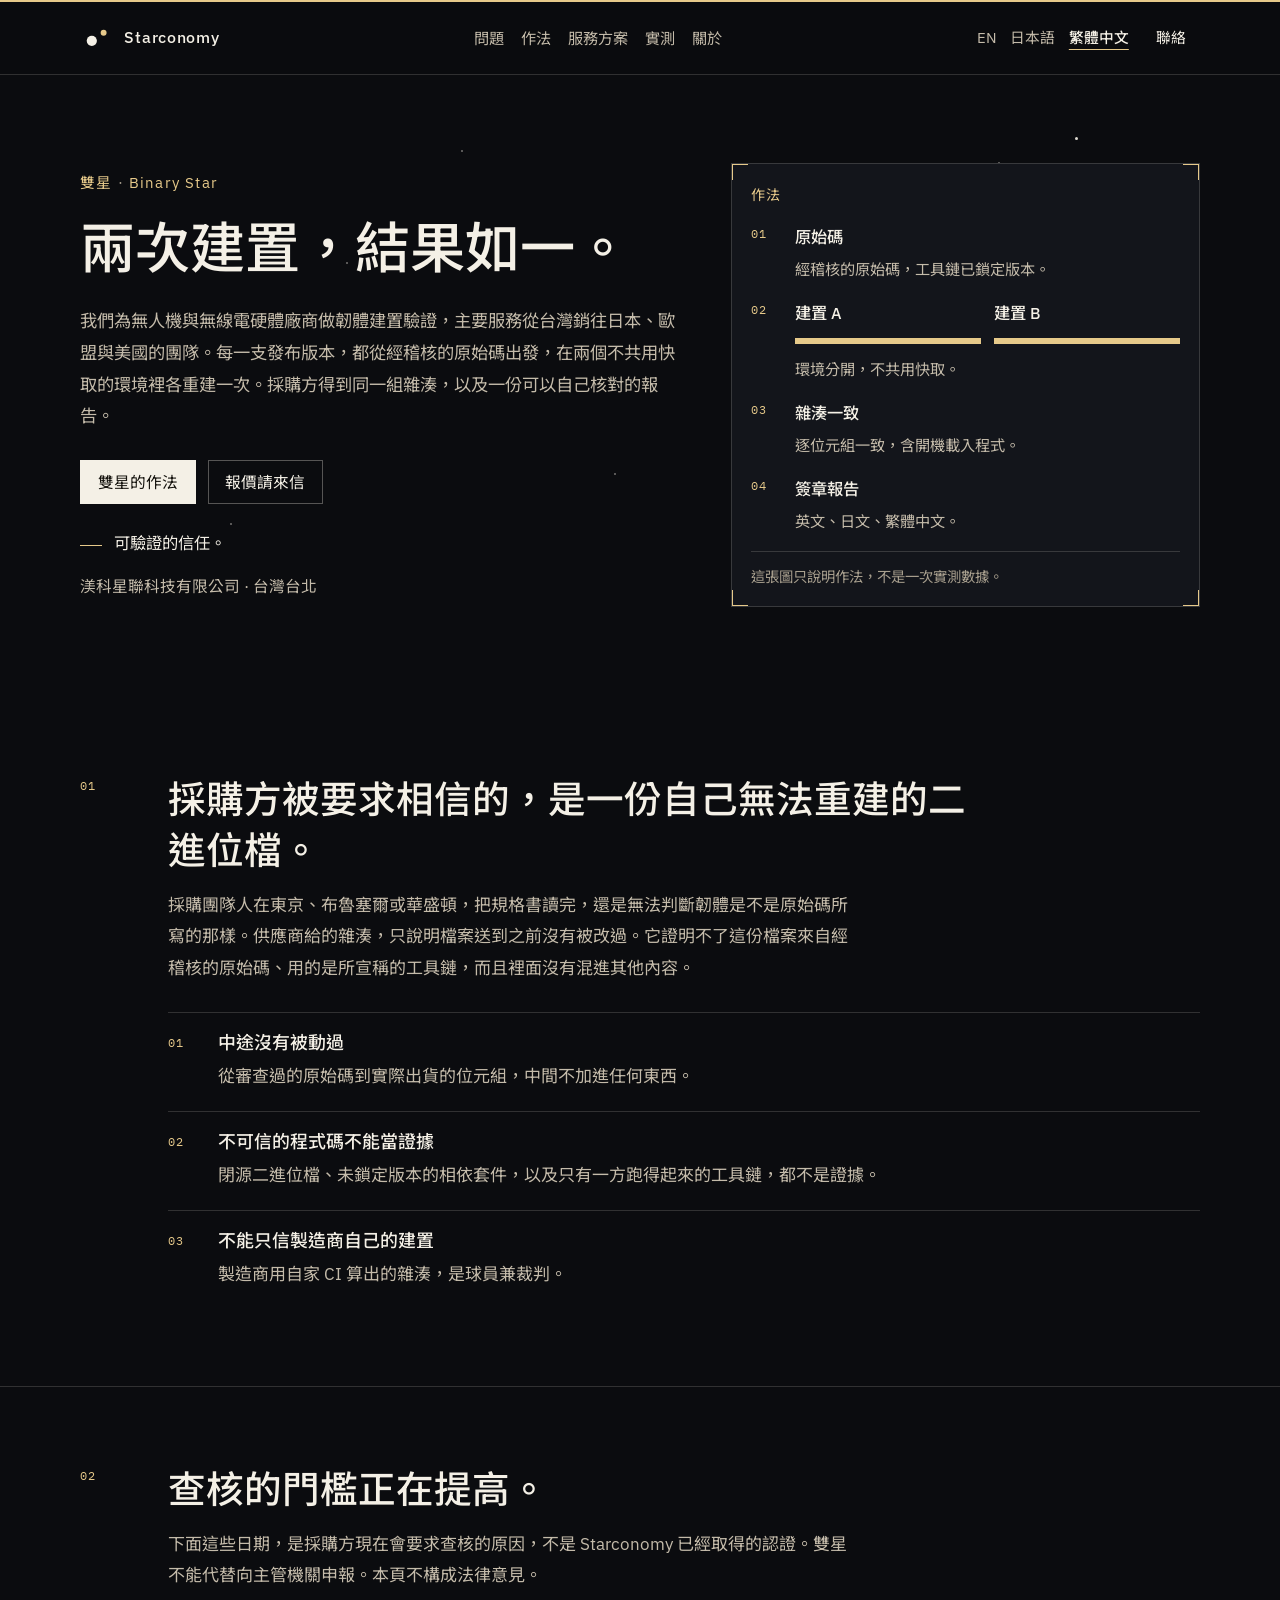
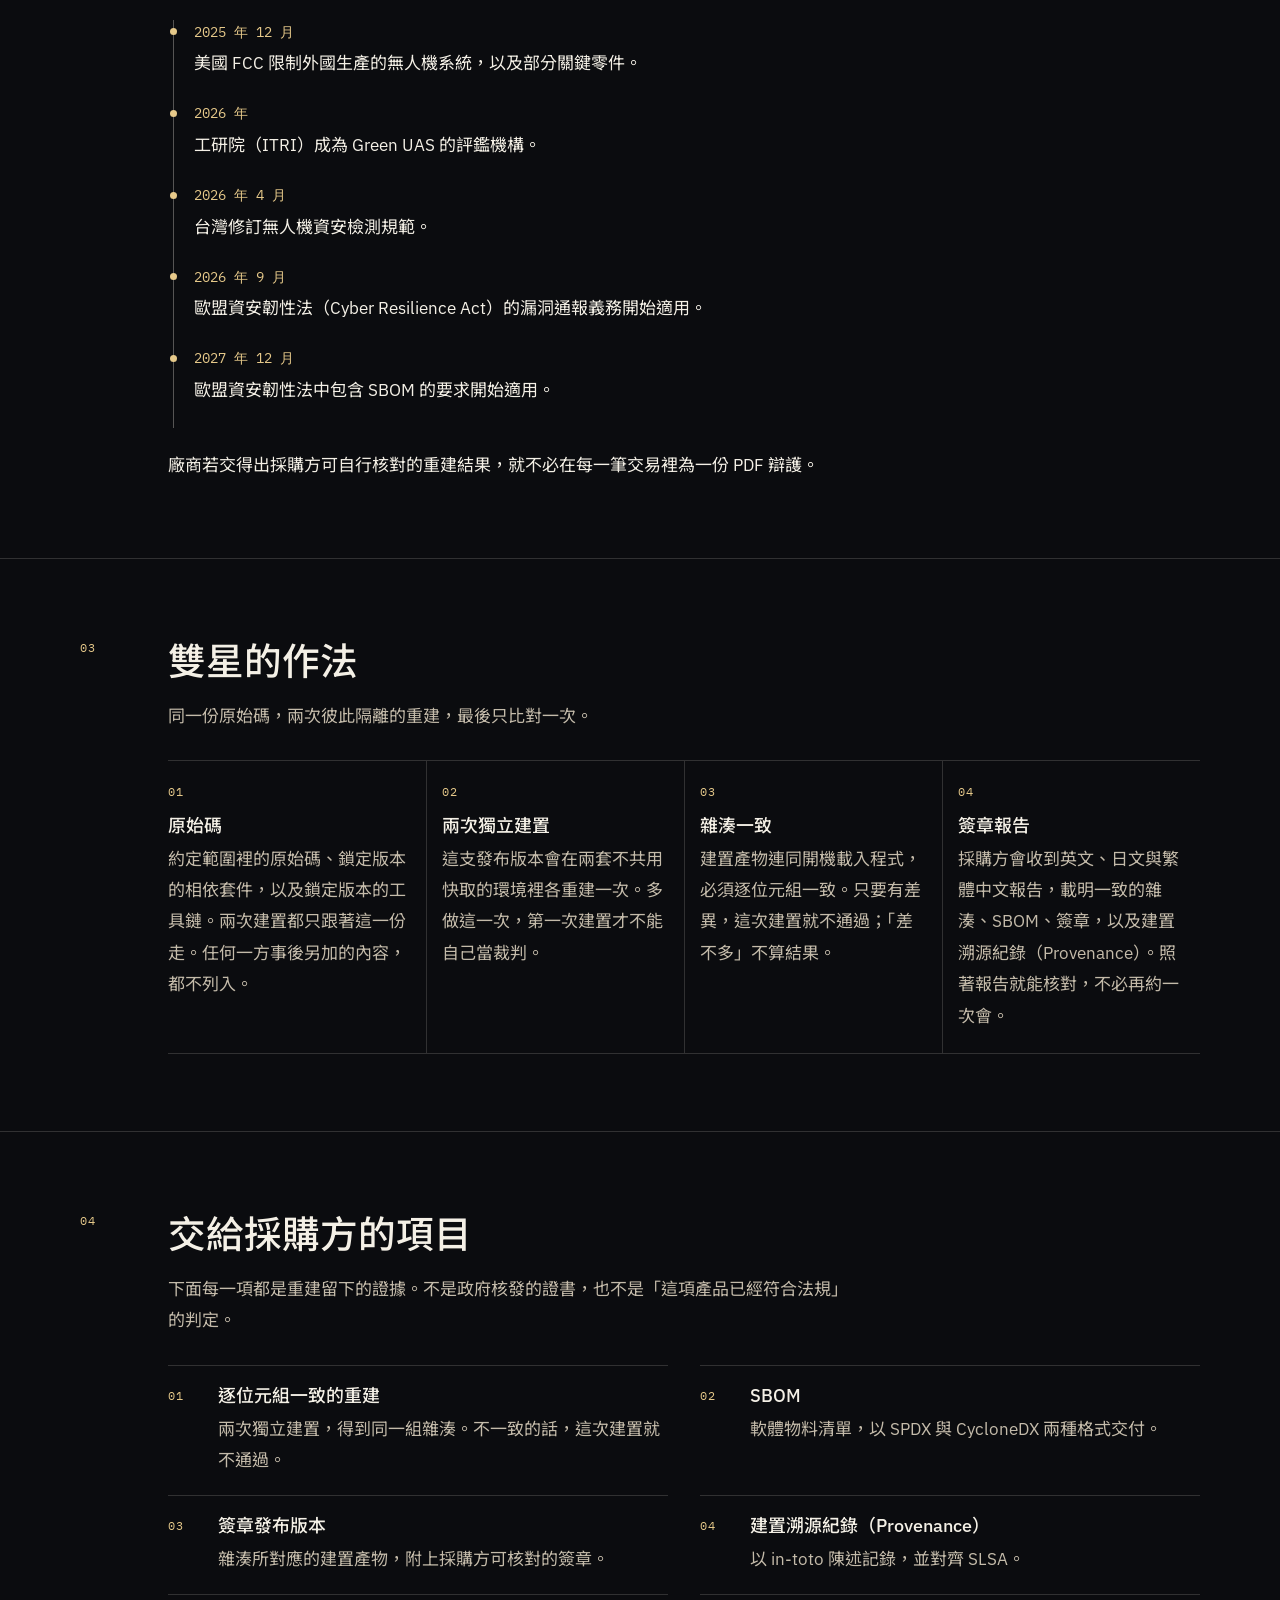
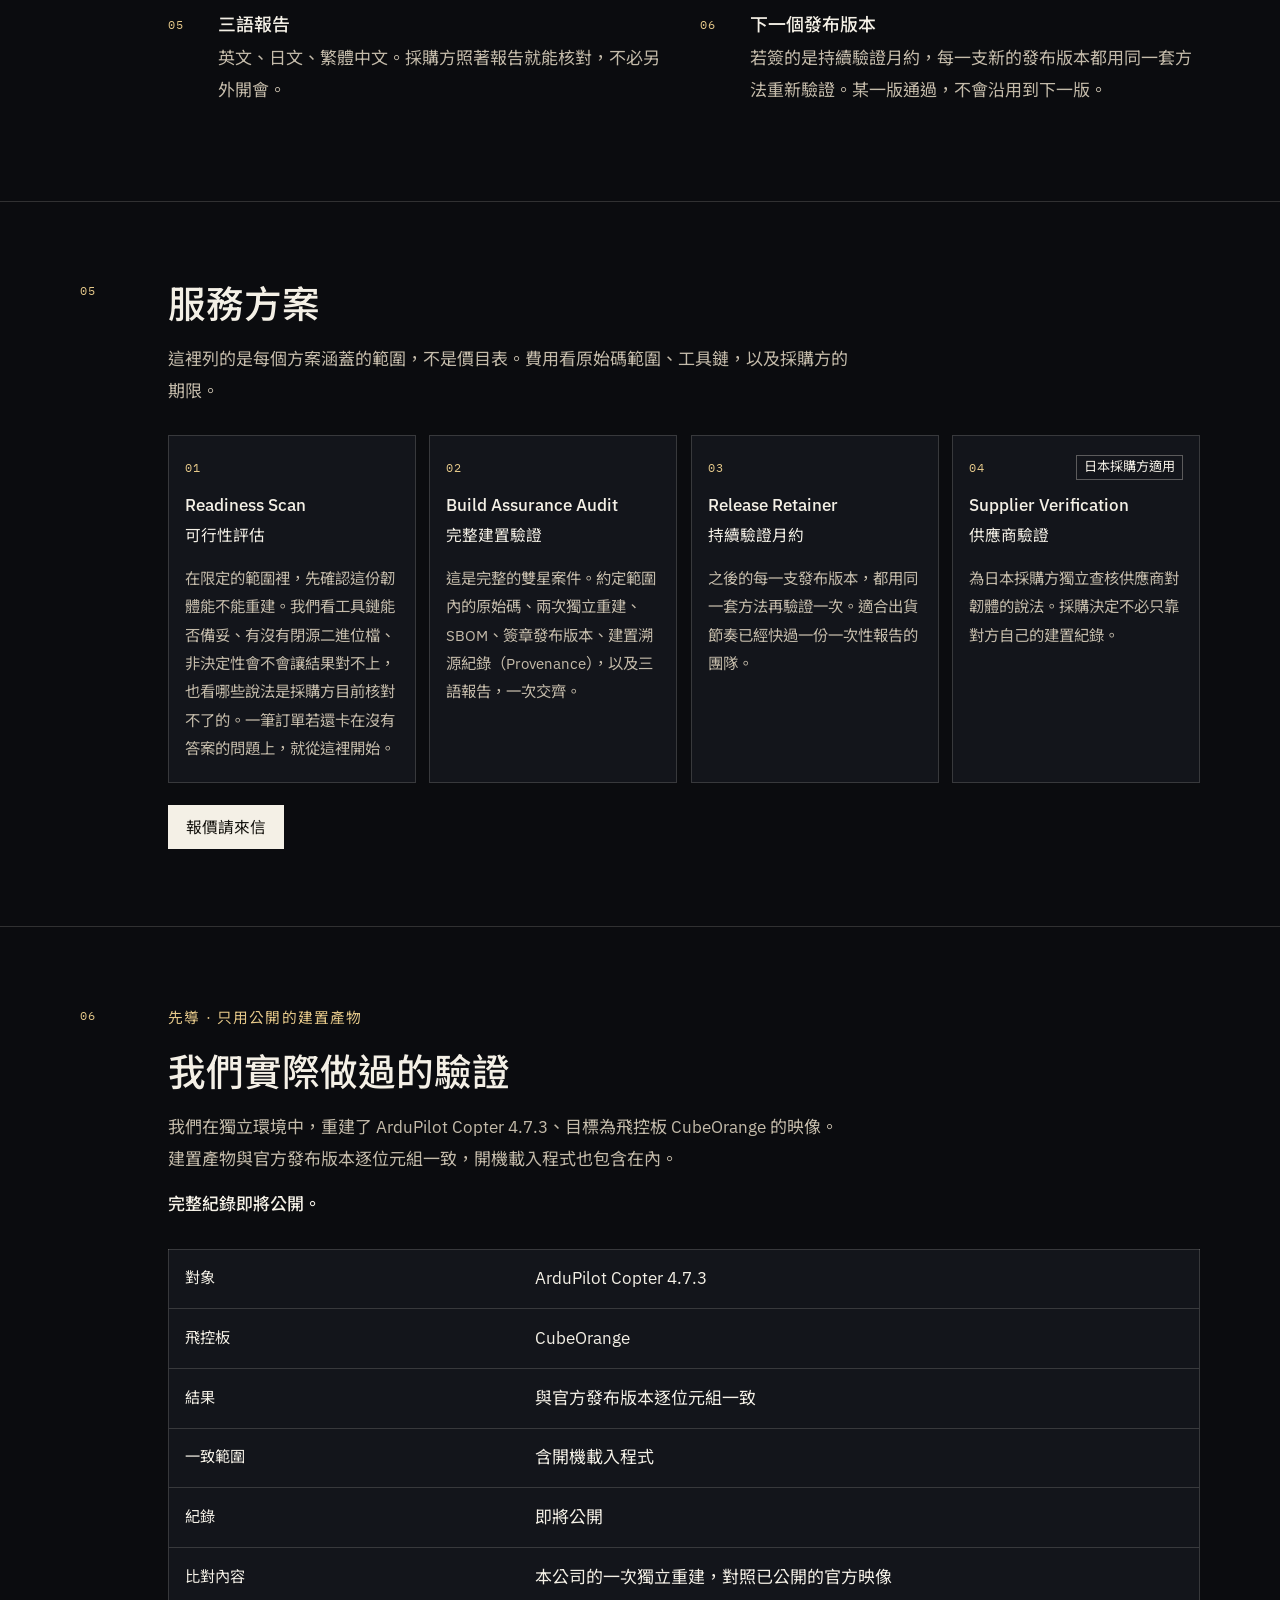
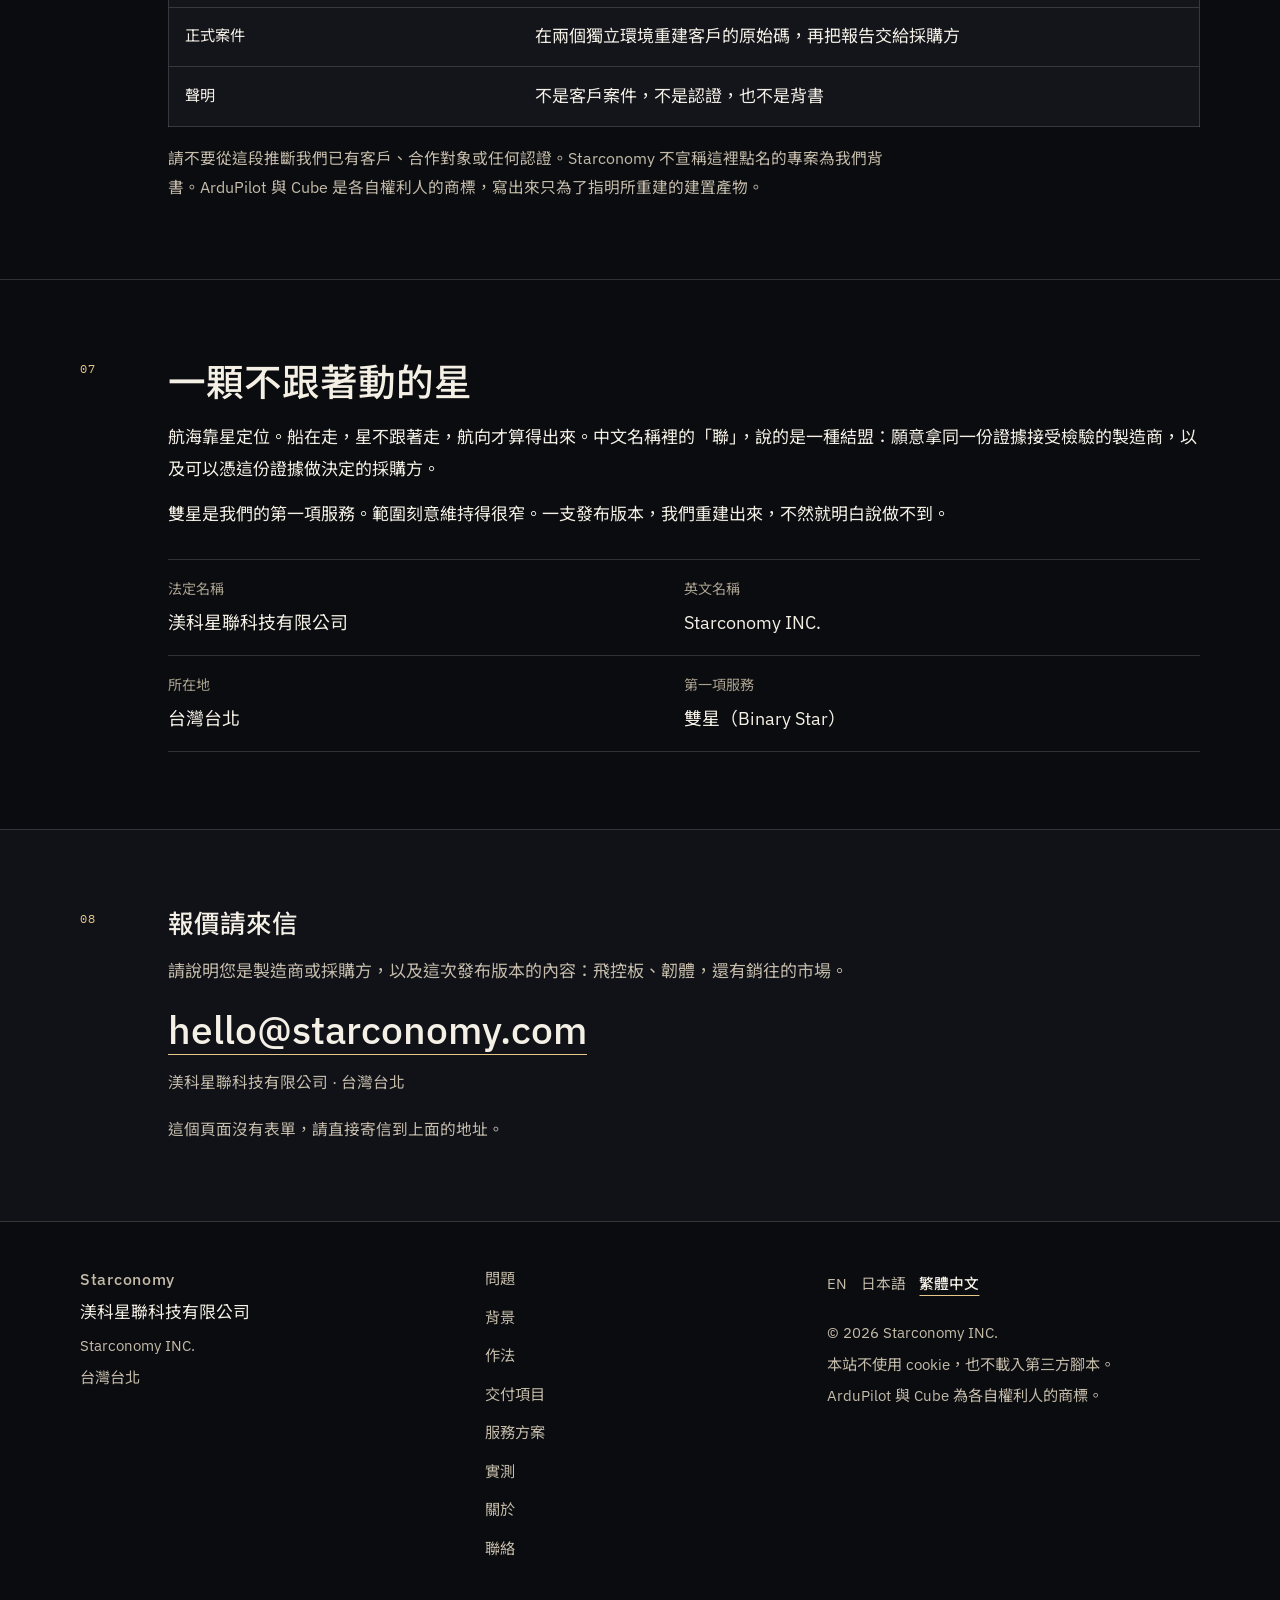
<file: site/zh/index.html>
<!DOCTYPE html>
<html lang="zh-Hant">
<head>
  <meta charset="utf-8">
  <meta name="viewport" content="width=device-width, initial-scale=1">
  <meta name="color-scheme" content="dark">
  <meta name="theme-color" content="#0b0c0f">
  <meta name="format-detection" content="telephone=no">
  <meta name="referrer" content="no-referrer">
  <title>雙星 — 兩次建置，結果如一 | Starconomy</title>
  <meta name="description" content="渼科星聯從經稽核的原始碼出發，在兩個互不共用快取的環境，為無人機與無線電韌體各做一次獨立重建。交出去的是同一組雜湊、SBOM、簽章發布版本，以及一份採購方可自行核對的報告。台灣台北。">
  <link rel="canonical" href="https://starconomy.com/zh/">
  <link rel="alternate" hreflang="en" href="https://starconomy.com/">
  <link rel="alternate" hreflang="ja" href="https://starconomy.com/ja/">
  <link rel="alternate" hreflang="zh-Hant" href="https://starconomy.com/zh/">
  <link rel="alternate" hreflang="x-default" href="https://starconomy.com/">
  <meta property="og:type" content="website">
  <meta property="og:site_name" content="Starconomy">
  <meta property="og:title" content="雙星 — 兩次建置，結果如一 | Starconomy">
  <meta property="og:description" content="渼科星聯從經稽核的原始碼出發，在兩個互不共用快取的環境，為無人機與無線電韌體各做一次獨立重建。交出去的是同一組雜湊、SBOM、簽章發布版本，以及一份採購方可自行核對的報告。台灣台北。">
  <meta property="og:url" content="https://starconomy.com/zh/">
  <meta property="og:image" content="https://starconomy.com/img/og-zh.png">
  <meta property="og:image:width" content="1200">
  <meta property="og:image:height" content="630">
  <meta property="og:image:alt" content="雙星。兩次建置，結果如一。來自台灣台北的韌體建置驗證。">
  <meta property="og:locale" content="zh_TW">
  <meta property="og:locale:alternate" content="en_US"><meta property="og:locale:alternate" content="ja_JP">
  <meta name="twitter:card" content="summary_large_image">
  <meta name="twitter:title" content="雙星 — 兩次建置，結果如一 | Starconomy">
  <meta name="twitter:description" content="渼科星聯從經稽核的原始碼出發，在兩個互不共用快取的環境，為無人機與無線電韌體各做一次獨立重建。交出去的是同一組雜湊、SBOM、簽章發布版本，以及一份採購方可自行核對的報告。台灣台北。">
  <meta name="twitter:image" content="https://starconomy.com/img/og-zh.png">
  <meta name="twitter:image:alt" content="雙星。兩次建置，結果如一。來自台灣台北的韌體建置驗證。">
  <link rel="icon" href="../favicon.svg" type="image/svg+xml">
  <link rel="icon" href="../favicon-32.png" sizes="32x32" type="image/png">
  <link rel="apple-touch-icon" href="../apple-touch-icon.png">
  <link rel="preload" href="../fonts/noto-sans-tc-500.woff2" as="font" type="font/woff2" crossorigin>
  <link rel="preload" href="../fonts/noto-sans-tc-400.woff2" as="font" type="font/woff2" crossorigin>
  <link rel="stylesheet" href="../css/site.css">
  <script type="application/ld+json">{"@context":"https://schema.org","@graph":[{"@type":"Organization","@id":"https://starconomy.com/#org","name":"Starconomy","legalName":"渼科星聯科技有限公司","alternateName":"Starconomy INC.","url":"https://starconomy.com/","email":"hello@starconomy.com","address":{"@type":"PostalAddress","addressLocality":"Taipei","addressCountry":"TW"},"description":"韌體建置驗證。兩次獨立重建，交出一組採購方可核對的雜湊。","knowsLanguage":["en","ja","zh-Hant"]},{"@type":"Service","name":"Binary Star","alternateName":"雙星","serviceType":"Firmware assurance","provider":{"@id":"https://starconomy.com/#org"},"areaServed":["TW","JP","EU","US"],"url":"https://starconomy.com/zh/","description":"渼科星聯從經稽核的原始碼出發，在兩個互不共用快取的環境，為無人機與無線電韌體各做一次獨立重建。交出去的是同一組雜湊、SBOM、簽章發布版本，以及一份採購方可自行核對的報告。台灣台北。"}]}</script>
  <script>document.documentElement.classList.add("js")</script>
</head>
<body>
  <a class="skip" href="#content">跳至本文</a>
  <header class="site-header">
    <div class="wrap header-wrap">
      <a class="brand" href="./">
        <svg class="mark" viewBox="0 0 36 36" aria-hidden="true" focusable="false">
  <circle cx="12.5" cy="21" r="5.4" fill="#f4f0e6"/>
  <circle cx="25" cy="12.5" r="3.15" fill="#e6c98a"/>
</svg>
        <span class="brand-name">Starconomy</span>
      </a>
      <nav id="site-nav" class="site-nav" aria-label="主要導覽">
        <a href="#problem">問題</a><a href="#method">作法</a><a href="#tiers">服務方案</a><a href="#proof">實測</a><a href="#about">關於</a>
        <a class="nav-mail" href="mailto:hello@starconomy.com?subject=%E6%B4%BD%E8%A9%A2%E9%9B%99%E6%98%9F%E6%9C%8D%E5%8B%99">聯絡</a>
      </nav>
      <div class="header-tools">
        <nav class="lang" aria-label="語言"><a href="../" hreflang="en" lang="en">EN</a><a href="../ja/" hreflang="ja" lang="ja">日本語</a><a href="./" hreflang="zh-Hant" lang="zh-Hant" aria-current="page">繁體中文</a></nav>
        <a class="btn btn-small header-cta" href="mailto:hello@starconomy.com?subject=%E6%B4%BD%E8%A9%A2%E9%9B%99%E6%98%9F%E6%9C%8D%E5%8B%99">聯絡</a>
        <button class="nav-toggle" type="button" aria-expanded="false" aria-controls="site-nav" data-open-label="選單" data-close-label="關閉選單">
          <span class="bars" aria-hidden="true"></span>
          <span class="visually-hidden toggle-label">選單</span>
        </button>
      </div>
    </div>
  </header>
  <main id="content">
    <section class="hero" aria-labelledby="hero-title">
      <div class="stars" aria-hidden="true">
        <i style="left:8%;top:18%"></i><i style="left:18%;top:72%"></i><i style="left:27%;top:30%"></i>
        <i style="left:36%;top:12%"></i><i style="left:48%;top:64%"></i><i style="left:61%;top:22%"></i>
        <i style="left:70%;top:78%"></i><i style="left:78%;top:14%"></i><i style="left:88%;top:40%"></i>
        <i style="left:93%;top:68%"></i><i class="bright" style="left:84%;top:10%"></i>
        <i class="warm" style="left:89%;top:16%"></i>
      </div>
      <div class="wrap hero-grid">
        <div class="hero-copy">
          <p class="eyebrow"><span lang="zh-Hant">雙星</span> <span class="dot" aria-hidden="true">·</span> <span lang="en">Binary Star</span></p>
          <h1 id="hero-title">兩次建置，結果如一。</h1>
          <p class="lede">我們為無人機與無線電硬體廠商做韌體建置驗證，主要服務從台灣銷往日本、歐盟與美國的團隊。每一支發布版本，都從經稽核的原始碼出發，在兩個不共用快取的環境裡各重建一次。採購方得到同一組雜湊，以及一份可以自己核對的報告。</p>
          <div class="actions">
            <a class="btn btn-primary" href="#method">雙星的作法</a>
            <a class="btn btn-ghost" href="mailto:hello@starconomy.com?subject=%E6%B4%BD%E8%A9%A2%E9%9B%99%E6%98%9F%E6%9C%8D%E5%8B%99">報價請來信</a>
          </div>
          <p class="tagline">可驗證的信任。</p>
          <p class="hero-meta"><span class="legal" lang="zh-Hant" translate="no">渼科星聯科技有限公司</span> <span aria-hidden="true">·</span> 台灣台北</p>
        </div>
        
<figure class="schematic">
  <figcaption>作法</figcaption>
  <ol>
    <li>
      <span class="sn">01</span>
      <div>
        <p class="st">原始碼</p>
        <p class="sd">經稽核的原始碼，工具鏈已鎖定版本。</p>
      </div>
    </li>
    <li>
      <span class="sn">02</span>
      <div class="pair">
        <div>
          <p class="st">建置 A</p>
          <span class="bar" aria-hidden="true"></span>
        </div>
        <div>
          <p class="st">建置 B</p>
          <span class="bar" aria-hidden="true"></span>
        </div>
        <p class="sd pair-note">環境分開，不共用快取。</p>
      </div>
    </li>
    <li>
      <span class="sn">03</span>
      <div>
        <p class="st">雜湊一致</p>
        <p class="sd">逐位元組一致，含開機載入程式。</p>
      </div>
    </li>
    <li>
      <span class="sn">04</span>
      <div>
        <p class="st">簽章報告</p>
        <p class="sd">英文、日文、繁體中文。</p>
      </div>
    </li>
  </ol>
  <p class="schematic-note">這張圖只說明作法，不是一次實測數據。</p>
</figure>
      </div>
    </section>

    <section id="problem" class="section">
      <div class="wrap">
        <div class="section-head">
          <p class="idx">01</p>
          <div>
            <h2>採購方被要求相信的，是一份自己無法重建的二進位檔。</h2>
            <p class="intro">採購團隊人在東京、布魯塞爾或華盛頓，把規格書讀完，還是無法判斷韌體是不是原始碼所寫的那樣。供應商給的雜湊，只說明檔案送到之前沒有被改過。它證明不了這份檔案來自經稽核的原始碼、用的是所宣稱的工具鏈，而且裡面沒有混進其他內容。</p>
          </div>
        </div>
        <div class="section-body">
          <ol class="points"><li><span class="pn">01</span><div><h3>中途沒有被動過</h3><p>從審查過的原始碼到實際出貨的位元組，中間不加進任何東西。</p></div></li><li><span class="pn">02</span><div><h3>不可信的程式碼不能當證據</h3><p>閉源二進位檔、未鎖定版本的相依套件，以及只有一方跑得起來的工具鏈，都不是證據。</p></div></li><li><span class="pn">03</span><div><h3>不能只信製造商自己的建置</h3><p>製造商用自家 CI 算出的雜湊，是球員兼裁判。</p></div></li></ol>
        </div>
      </div>
    </section>

    <section id="why" class="section">
      <div class="wrap">
        <div class="section-head">
          <p class="idx">02</p>
          <div>
            <h2>查核的門檻正在提高。</h2>
            <p class="intro">下面這些日期，是採購方現在會要求查核的原因，不是 Starconomy 已經取得的認證。雙星不能代替向主管機關申報。本頁不構成法律意見。</p>
          </div>
        </div>
        <div class="section-body">
          <ol class="timeline"><li><time datetime="2025-12">2025 年 12 月</time><p>美國 FCC 限制外國生產的無人機系統，以及部分關鍵零件。</p></li><li><time datetime="2026">2026 年</time><p>工研院（ITRI）成為 Green UAS 的評鑑機構。</p></li><li><time datetime="2026-04">2026 年 4 月</time><p>台灣修訂無人機資安檢測規範。</p></li><li><time datetime="2026-09">2026 年 9 月</time><p>歐盟資安韌性法（Cyber Resilience Act）的漏洞通報義務開始適用。</p></li><li><time datetime="2027-12">2027 年 12 月</time><p>歐盟資安韌性法中包含 SBOM 的要求開始適用。</p></li></ol>
          <p class="closing">廠商若交得出採購方可自行核對的重建結果，就不必在每一筆交易裡為一份 PDF 辯護。</p>
        </div>
      </div>
    </section>

    <section id="method" class="section">
      <div class="wrap">
        <div class="section-head">
          <p class="idx">03</p>
          <div>
            <h2>雙星的作法</h2>
            <p class="intro">同一份原始碼，兩次彼此隔離的重建，最後只比對一次。</p>
          </div>
        </div>
        <div class="section-body">
          <ol class="steps"><li><span class="sn">01</span><h3>原始碼</h3><p>約定範圍裡的原始碼、鎖定版本的相依套件，以及鎖定版本的工具鏈。兩次建置都只跟著這一份走。任何一方事後另加的內容，都不列入。</p></li><li><span class="sn">02</span><h3>兩次獨立建置</h3><p>這支發布版本會在兩套不共用快取的環境裡各重建一次。多做這一次，第一次建置才不能自己當裁判。</p></li><li><span class="sn">03</span><h3>雜湊一致</h3><p>建置產物連同開機載入程式，必須逐位元組一致。只要有差異，這次建置就不通過；「差不多」不算結果。</p></li><li><span class="sn">04</span><h3>簽章報告</h3><p>採購方會收到英文、日文與繁體中文報告，載明一致的雜湊、SBOM、簽章，以及建置溯源紀錄（Provenance）。照著報告就能核對，不必再約一次會。</p></li></ol>
        </div>
      </div>
    </section>

    <section id="deliverables" class="section">
      <div class="wrap">
        <div class="section-head">
          <p class="idx">04</p>
          <div>
            <h2>交給採購方的項目</h2>
            <p class="intro">下面每一項都是重建留下的證據。不是政府核發的證書，也不是「這項產品已經符合法規」的判定。</p>
          </div>
        </div>
        <div class="section-body">
          <ol class="deliverables"><li><span class="sn">01</span><div><h3>逐位元組一致的重建</h3><p>兩次獨立建置，得到同一組雜湊。不一致的話，這次建置就不通過。</p></div></li><li><span class="sn">02</span><div><h3>SBOM</h3><p>軟體物料清單，以 SPDX 與 CycloneDX 兩種格式交付。</p></div></li><li><span class="sn">03</span><div><h3>簽章發布版本</h3><p>雜湊所對應的建置產物，附上採購方可核對的簽章。</p></div></li><li><span class="sn">04</span><div><h3>建置溯源紀錄（Provenance）</h3><p>以 in-toto 陳述記錄，並對齊 SLSA。</p></div></li><li><span class="sn">05</span><div><h3>三語報告</h3><p>英文、日文、繁體中文。採購方照著報告就能核對，不必另外開會。</p></div></li><li><span class="sn">06</span><div><h3>下一個發布版本</h3><p>若簽的是持續驗證月約，每一支新的發布版本都用同一套方法重新驗證。某一版通過，不會沿用到下一版。</p></div></li></ol>
        </div>
      </div>
    </section>

    <section id="tiers" class="section">
      <div class="wrap">
        <div class="section-head">
          <p class="idx">05</p>
          <div>
            <h2>服務方案</h2>
            <p class="intro">這裡列的是每個方案涵蓋的範圍，不是價目表。費用看原始碼範圍、工具鏈，以及採購方的期限。</p>
          </div>
        </div>
        <div class="section-body">
          <ol class="tiers with-gloss"><li><div class="tier-kicker"><span class="sn">01</span></div><h3>Readiness Scan</h3><p class="gloss">可行性評估</p><p class="tier-copy">在限定的範圍裡，先確認這份韌體能不能重建。我們看工具鏈能否備妥、有沒有閉源二進位檔、非決定性會不會讓結果對不上，也看哪些說法是採購方目前核對不了的。一筆訂單若還卡在沒有答案的問題上，就從這裡開始。</p></li><li><div class="tier-kicker"><span class="sn">02</span></div><h3>Build Assurance Audit</h3><p class="gloss">完整建置驗證</p><p class="tier-copy">這是完整的雙星案件。約定範圍內的原始碼、兩次獨立重建、SBOM、簽章發布版本、建置溯源紀錄（Provenance），以及三語報告，一次交齊。</p></li><li><div class="tier-kicker"><span class="sn">03</span></div><h3>Release Retainer</h3><p class="gloss">持續驗證月約</p><p class="tier-copy">之後的每一支發布版本，都用同一套方法再驗證一次。適合出貨節奏已經快過一份一次性報告的團隊。</p></li><li><div class="tier-kicker"><span class="sn">04</span><p class="tag">日本採購方適用</p></div><h3>Supplier Verification</h3><p class="gloss">供應商驗證</p><p class="tier-copy">為日本採購方獨立查核供應商對韌體的說法。採購決定不必只靠對方自己的建置紀錄。</p></li></ol><p class="section-cta"><a class="btn btn-primary" href="mailto:hello@starconomy.com?subject=%E6%B4%BD%E8%A9%A2%E9%9B%99%E6%98%9F%E6%9C%8D%E5%8B%99">報價請來信</a></p>
        </div>
      </div>
    </section>

    <section id="proof" class="section">
      <div class="wrap">
        <div class="section-head">
          <p class="idx">06</p>
          <div>
            <p class="eyebrow">先導 · 只用公開的建置產物</p>
            <h2>我們實際做過的驗證</h2>
            <p class="intro">我們在獨立環境中，重建了 ArduPilot Copter 4.7.3、目標為飛控板 CubeOrange 的映像。建置產物與官方發布版本逐位元組一致，開機載入程式也包含在內。</p>
            <p class="coming">完整紀錄即將公開。</p>
          </div>
        </div>
        <div class="section-body">
          <table class="spec"><tbody><tr><th scope="row">對象</th><td>ArduPilot Copter 4.7.3</td></tr><tr><th scope="row">飛控板</th><td>CubeOrange</td></tr><tr><th scope="row">結果</th><td>與官方發布版本逐位元組一致</td></tr><tr><th scope="row">一致範圍</th><td>含開機載入程式</td></tr><tr><th scope="row">紀錄</th><td>即將公開</td></tr><tr><th scope="row">比對內容</th><td>本公司的一次獨立重建，對照已公開的官方映像</td></tr><tr><th scope="row">正式案件</th><td>在兩個獨立環境重建客戶的原始碼，再把報告交給採購方</td></tr><tr><th scope="row">聲明</th><td>不是客戶案件，不是認證，也不是背書</td></tr></tbody></table>
          <p class="note">請不要從這段推斷我們已有客戶、合作對象或任何認證。Starconomy 不宣稱這裡點名的專案為我們背書。ArduPilot 與 Cube 是各自權利人的商標，寫出來只為了指明所重建的建置產物。</p>
        </div>
      </div>
    </section>

    <section id="about" class="section">
      <div class="wrap">
        <div class="section-head">
          <p class="idx">07</p>
          <div>
            <h2>一顆不跟著動的星</h2>
            <p>航海靠星定位。船在走，星不跟著走，航向才算得出來。中文名稱裡的「聯」，說的是一種結盟：願意拿同一份證據接受檢驗的製造商，以及可以憑這份證據做決定的採購方。</p><p>雙星是我們的第一項服務。範圍刻意維持得很窄。一支發布版本，我們重建出來，不然就明白說做不到。</p>
          </div>
        </div>
        <div class="section-body">
          <dl class="facts"><div><dt>法定名稱</dt><dd><span class="legal" lang="zh-Hant" translate="no">渼科星聯科技有限公司</span></dd></div><div><dt>英文名稱</dt><dd>Starconomy INC.</dd></div><div><dt>所在地</dt><dd>台灣台北</dd></div><div><dt>第一項服務</dt><dd>雙星（Binary Star）</dd></div></dl>
        </div>
      </div>
    </section>

    <section id="contact" class="contact">
      <div class="wrap contact-grid">
        <p class="idx">08</p>
        <div>
          <h2>報價請來信</h2>
          <p class="intro">請說明您是製造商或採購方，以及這次發布版本的內容：飛控板、韌體，還有銷往的市場。</p>
          <p><a class="email" href="mailto:hello@starconomy.com?subject=%E6%B4%BD%E8%A9%A2%E9%9B%99%E6%98%9F%E6%9C%8D%E5%8B%99">hello@starconomy.com</a></p>
          <p class="hero-meta"><span class="legal" lang="zh-Hant" translate="no">渼科星聯科技有限公司</span> <span aria-hidden="true">·</span> 台灣台北</p>
          <p class="note">這個頁面沒有表單，請直接寄信到上面的地址。</p>
        </div>
      </div>
    </section>
  </main>
  <footer class="site-footer">
    <div class="wrap footer-grid">
      <div>
        <p class="brand-name">Starconomy</p>
        <p class="legal-line"><span class="legal" lang="zh-Hant" translate="no">渼科星聯科技有限公司</span></p>
        <p>Starconomy INC.</p>
        <p>台灣台北</p>
      </div>
      <nav class="footer-nav" aria-label="本頁各節">
        <a href="#problem">問題</a><a href="#why">背景</a><a href="#method">作法</a><a href="#deliverables">交付項目</a><a href="#tiers">服務方案</a><a href="#proof">實測</a><a href="#about">關於</a><a href="#contact">聯絡</a>
      </nav>
      <div class="footer-meta">
        <nav class="lang" aria-label="語言"><a href="../" hreflang="en" lang="en">EN</a><a href="../ja/" hreflang="ja" lang="ja">日本語</a><a href="./" hreflang="zh-Hant" lang="zh-Hant" aria-current="page">繁體中文</a></nav>
        <p>© 2026 Starconomy INC.</p>
        <p>本站不使用 cookie，也不載入第三方腳本。</p>
        <p>ArduPilot 與 Cube 為各自權利人的商標。</p>
      </div>
    </div>
  </footer>
  <script src="../js/site.js"></script>
</body>
</html>
</file>
<file: site/css/site.css>
@font-face {
  font-family: "IBM Plex Sans";
  font-style: normal;
  font-weight: 400;
  font-display: swap;
  src: url("../fonts/ibm-plex-sans-400.woff2") format("woff2");
  unicode-range: U+0000-00FF, U+0131, U+0152-0153, U+02BB-02BC, U+02C6, U+02DA, U+02DC, U+2000-206F, U+20AC, U+2122, U+2191, U+2193, U+2212, U+2215, U+FEFF, U+FFFD;
}

@font-face {
  font-family: "IBM Plex Sans";
  font-style: normal;
  font-weight: 500;
  font-display: swap;
  src: url("../fonts/ibm-plex-sans-500.woff2") format("woff2");
  unicode-range: U+0000-00FF, U+0131, U+0152-0153, U+02BB-02BC, U+02C6, U+02DA, U+02DC, U+2000-206F, U+20AC, U+2122, U+2191, U+2193, U+2212, U+2215, U+FEFF, U+FFFD;
}

@font-face {
  font-family: "IBM Plex Mono";
  font-style: normal;
  font-weight: 400;
  font-display: swap;
  src: url("../fonts/ibm-plex-mono-400.woff2") format("woff2");
  unicode-range: U+0000-00FF, U+2000-206F, U+20AC, U+2212, U+2215;
}

@font-face {
  font-family: "Noto Sans TC";
  font-style: normal;
  font-weight: 400;
  font-display: swap;
  src: url("../fonts/noto-sans-tc-400.woff2") format("woff2");
}

@font-face {
  font-family: "Noto Sans TC";
  font-style: normal;
  font-weight: 500;
  font-display: swap;
  src: url("../fonts/noto-sans-tc-500.woff2") format("woff2");
}

@font-face {
  font-family: "Noto Sans JP";
  font-style: normal;
  font-weight: 400;
  font-display: swap;
  src: url("../fonts/noto-sans-jp-400.woff2") format("woff2");
}

@font-face {
  font-family: "Noto Sans JP";
  font-style: normal;
  font-weight: 500;
  font-display: swap;
  src: url("../fonts/noto-sans-jp-500.woff2") format("woff2");
}

:root {
  --bg: #0b0c0f;
  --bg-2: #13151b;
  --bg-3: #191c23;
  --text: #f4f0e6;
  --muted: #c4bbaa;
  --soft: #a89f8e;
  --gold: #e6c98a;
  --line: rgba(244, 240, 230, 0.16);
  --line-strong: rgba(244, 240, 230, 0.32);
  --ink: #16140f;
  --header: 4.5rem;
  --max: 1120px;
  --sans: "IBM Plex Sans", "Noto Sans TC", "PingFang TC", "Microsoft JhengHei", sans-serif;
  --mono: "IBM Plex Mono", ui-monospace, "SFMono-Regular", monospace;
  color-scheme: dark;
}

:lang(en) {
  font-family: "IBM Plex Sans", "Noto Sans TC", "PingFang TC", "Microsoft JhengHei", sans-serif;
}

:lang(ja) {
  font-family: "IBM Plex Sans", "Noto Sans JP", "Noto Sans TC", "Hiragino Sans", "Yu Gothic", sans-serif;
}

:lang(zh-Hant) {
  font-family: "IBM Plex Sans", "Noto Sans TC", "PingFang TC", "Microsoft JhengHei", sans-serif;
}

.lang a,
.legal {
  font-family: "IBM Plex Sans", "Noto Sans TC", "Noto Sans JP", "PingFang TC", "Microsoft JhengHei", sans-serif;
}

*,
*::before,
*::after { box-sizing: border-box; }

html {
  background: var(--bg);
  scroll-behavior: smooth;
}

body {
  margin: 0;
  background:
    radial-gradient(900px 420px at 85% -10%, rgba(230, 201, 138, 0.08), transparent 60%),
    var(--bg);
  color: var(--text);
  font-family: var(--sans);
  font-size: 1.0625rem;
  font-weight: 400;
  line-height: 1.65;
  text-rendering: optimizeLegibility;
}

:lang(ja) body,
:lang(zh-Hant) body { line-height: 1.85; }

:lang(ja) body {
  line-break: strict;
  word-break: auto-phrase;
}

img, svg { max-width: 100%; }

h1, h2, h3, p { margin: 0; }

h1, h2, h3 { font-weight: 500; line-height: 1.15; letter-spacing: -0.02em; }

:lang(ja) h1,
:lang(ja) h2,
:lang(ja) h3,
:lang(zh-Hant) h1,
:lang(zh-Hant) h2,
:lang(zh-Hant) h3 {
  letter-spacing: 0;
  line-height: 1.35;
}

a { color: inherit; }

a:focus-visible,
button:focus-visible {
  outline: 2px solid var(--gold);
  outline-offset: 3px;
}

::selection { background: var(--gold); color: var(--ink); }

.visually-hidden {
  position: absolute;
  width: 1px;
  height: 1px;
  padding: 0;
  margin: -1px;
  overflow: hidden;
  clip: rect(0, 0, 0, 0);
  white-space: nowrap;
  border: 0;
}

.skip {
  position: absolute;
  left: 1rem;
  top: -4rem;
  z-index: 50;
  background: var(--text);
  color: var(--ink);
  padding: 0.6rem 0.9rem;
  text-decoration: none;
}

.skip:focus { top: 0.75rem; }

.wrap {
  width: min(var(--max), calc(100% - 2.5rem));
  margin-inline: auto;
}

.site-header {
  position: sticky;
  top: 0;
  z-index: 30;
  background: rgba(11, 12, 15, 0.92);
  border-top: 2px solid var(--gold);
  border-bottom: 1px solid var(--line);
  backdrop-filter: blur(14px);
}

.header-wrap {
  display: flex;
  align-items: center;
  gap: 1.25rem;
  min-height: var(--header);
}

.brand {
  display: inline-flex;
  align-items: center;
  gap: 0.65rem;
  text-decoration: none;
  flex: 0 0 auto;
}

.mark { width: 34px; height: 34px; display: block; }

.brand-name {
  font-weight: 500;
  letter-spacing: 0.045em;
  font-size: 0.98rem;
}

.site-nav {
  display: flex;
  align-items: center;
  gap: 0.15rem 1.05rem;
  flex: 1 1 auto;
  justify-content: center;
}

.site-nav a {
  text-decoration: none;
  color: var(--muted);
  font-size: 0.95rem;
  padding: 0.35rem 0;
}

.site-nav a:hover { color: var(--text); }

.nav-mail { display: none; }

.header-tools {
  display: flex;
  align-items: center;
  gap: 0.85rem;
  margin-left: auto;
}

.lang {
  display: flex;
  align-items: center;
  gap: 0.15rem 0.85rem;
  flex-wrap: wrap;
}

.lang a {
  color: var(--muted);
  text-decoration: none;
  font-size: 0.92rem;
  padding: 0.4rem 0;
  min-height: 44px;
  display: inline-flex;
  align-items: center;
}

.lang a[aria-current="page"] {
  color: var(--text);
  font-weight: 500;
  text-decoration: underline;
  text-decoration-color: var(--gold);
  text-decoration-thickness: 1px;
  text-underline-offset: 0.4em;
}

.btn {
  display: inline-flex;
  align-items: center;
  justify-content: center;
  min-height: 44px;
  padding: 0.65rem 1.05rem;
  text-decoration: none;
  border: 1px solid transparent;
  font: inherit;
  font-size: 0.98rem;
  line-height: 1.3;
  cursor: pointer;
}

.btn-primary { background: var(--text); color: var(--ink); }
.btn-primary:hover { background: #fffaf0; }
.btn-ghost { border-color: var(--line-strong); color: var(--text); background: transparent; }
.btn-ghost:hover { border-color: var(--gold); }
.btn-small { min-height: 40px; padding: 0.4rem 0.8rem; font-size: 0.92rem; }

.nav-toggle {
  display: none;
  width: 44px;
  height: 44px;
  padding: 0;
  border: 1px solid var(--line-strong);
  background: transparent;
  color: var(--text);
  align-items: center;
  justify-content: center;
}

.bars,
.bars::before,
.bars::after {
  display: block;
  width: 16px;
  height: 1.5px;
  background: currentColor;
  position: relative;
}

.bars::before,
.bars::after {
  content: "";
  position: absolute;
  left: 0;
}

.bars::before { top: -6px; }
.bars::after { top: 6px; }

.js body.nav-open .bars { background: transparent; }
.js body.nav-open .bars::before { top: 0; transform: rotate(45deg); }
.js body.nav-open .bars::after { top: 0; transform: rotate(-45deg); }

.hero { position: relative; overflow: hidden; }

.stars { position: absolute; inset: 0; pointer-events: none; }

.stars i {
  position: absolute;
  width: 2px;
  height: 2px;
  border-radius: 50%;
  background: #f4f0e6;
  opacity: 0.45;
}

.stars i.bright { width: 3px; height: 3px; opacity: 0.9; }
.stars i.warm { width: 2px; height: 2px; background: var(--gold); opacity: 0.95; }

.hero-grid {
  position: relative;
  display: grid;
  grid-template-columns: minmax(0, 1.15fr) minmax(280px, 0.9fr);
  gap: clamp(2rem, 4vw, 4rem);
  align-items: center;
  padding: clamp(3.2rem, 7vw, 5.5rem) 0 clamp(3.5rem, 7vw, 5.75rem);
}

.eyebrow {
  margin: 0 0 1rem;
  color: var(--gold);
  font-family: var(--mono);
  font-size: 0.78rem;
  letter-spacing: 0.14em;
  text-transform: uppercase;
}

:lang(ja) .eyebrow,
:lang(zh-Hant) .eyebrow {
  font-family: inherit;
  letter-spacing: 0.08em;
  text-transform: none;
  font-size: 0.92rem;
}

.dot { color: var(--soft); }

h1 {
  font-size: clamp(2.7rem, 6vw, 4.7rem);
  line-height: 0.98;
  letter-spacing: -0.045em;
  max-width: 11ch;
}

:lang(ja) h1,
:lang(zh-Hant) h1 {
  font-size: clamp(2rem, 5vw, 3.45rem);
  line-height: 1.28;
  letter-spacing: 0;
  max-width: 14em;
}

.lede {
  margin-top: 1.35rem;
  max-width: 42rem;
  color: var(--muted);
  font-size: 1.08rem;
}

.actions {
  display: flex;
  flex-wrap: wrap;
  gap: 0.75rem;
  margin-top: 1.75rem;
}

.tagline {
  margin-top: 1.5rem;
  color: var(--text);
  font-size: 1.02rem;
}

.tagline::before {
  content: "";
  display: inline-block;
  width: 1.4rem;
  height: 1px;
  background: var(--gold);
  margin-right: 0.7rem;
  vertical-align: middle;
}

.hero-meta {
  margin-top: 0.85rem;
  color: var(--muted);
  font-size: 0.98rem;
}

.legal { font-weight: 400; }

.schematic {
  margin: 0;
  padding: 1.15rem 1.2rem 1rem;
  background:
    linear-gradient(var(--gold), var(--gold)) 0 0 / 16px 1px no-repeat,
    linear-gradient(var(--gold), var(--gold)) 0 0 / 1px 16px no-repeat,
    linear-gradient(var(--gold), var(--gold)) 100% 0 / 16px 1px no-repeat,
    linear-gradient(var(--gold), var(--gold)) 100% 0 / 1px 16px no-repeat,
    linear-gradient(var(--gold), var(--gold)) 0 100% / 16px 1px no-repeat,
    linear-gradient(var(--gold), var(--gold)) 0 100% / 1px 16px no-repeat,
    linear-gradient(var(--gold), var(--gold)) 100% 100% / 16px 1px no-repeat,
    linear-gradient(var(--gold), var(--gold)) 100% 100% / 1px 16px no-repeat,
    var(--bg-2);
  border: 1px solid var(--line);
}

.schematic figcaption {
  font-family: var(--mono);
  font-size: 0.75rem;
  letter-spacing: 0.14em;
  text-transform: uppercase;
  color: var(--gold);
  margin-bottom: 0.85rem;
}

:lang(ja) .schematic figcaption,
:lang(zh-Hant) .schematic figcaption {
  font-family: inherit;
  letter-spacing: 0.08em;
  text-transform: none;
  font-size: 0.88rem;
}

.schematic ol {
  list-style: none;
  margin: 0;
  padding: 0;
  display: flex;
  flex-direction: column;
  gap: 0.95rem;
}

.schematic li {
  display: grid;
  grid-template-columns: 2.2rem 1fr;
  gap: 0.55rem;
  align-items: start;
}

.sn, .pn, .idx {
  font-family: var(--mono);
  font-variant-numeric: tabular-nums;
  color: var(--gold);
  font-size: 0.78rem;
  letter-spacing: 0.06em;
}

.st { font-weight: 500; font-size: 1.02rem; }
.sd, .pair-note { color: var(--muted); font-size: 0.95rem; margin-top: 0.15rem; }

.pair {
  display: grid;
  grid-template-columns: 1fr 1fr;
  gap: 0.7rem 0.85rem;
}

.pair-note { grid-column: 1 / -1; margin-top: 0; }

.bar {
  display: block;
  height: 6px;
  width: 100%;
  margin-top: 0.6rem;
  background: var(--gold);
}

.schematic-note {
  margin-top: 1rem;
  padding-top: 0.75rem;
  border-top: 1px solid var(--line);
  color: var(--soft);
  font-size: 0.9rem;
}

.section { padding: clamp(3.25rem, 6vw, 5rem) 0; }

.section + .section { border-top: 1px solid var(--line); }

.section-head,
.section-body {
  display: grid;
  grid-template-columns: 4.5rem minmax(0, 1fr);
  column-gap: 1rem;
}

.section-body { margin-top: 1.75rem; }

.section-body > * { grid-column: 2; }

.section-head h2 {
  font-size: clamp(1.7rem, 3vw, 2.35rem);
  max-width: 22em;
}

.intro { margin-top: 0.9rem; color: var(--muted); max-width: 68ch; }
.section-head h2 + p,
.section-head p + p { margin-top: 0.9rem; }
.coming { margin-top: 0.75rem; font-weight: 500; }
.closing { margin-top: 1.35rem; max-width: 68ch; }
.note { margin-top: 1.1rem; color: var(--muted); max-width: 72ch; font-size: 0.98rem; }

.points, .deliverables, .steps, .tiers, .timeline {
  list-style: none;
  margin: 0;
  padding: 0;
}

.points { display: grid; gap: 0; }

.points li, .deliverables li {
  display: grid;
  grid-template-columns: 2.4rem 1fr;
  gap: 0.75rem;
  padding: 1.15rem 0;
  border-top: 1px solid var(--line);
}

.points h3, .deliverables h3, .steps h3, .tiers h3 {
  font-size: 1.12rem;
}

.points p, .deliverables p, .steps p, .tiers p { color: var(--muted); margin-top: 0.35rem; }

.deliverables {
  display: grid;
  grid-template-columns: 1fr 1fr;
  column-gap: 2rem;
}

.timeline { border-left: 1px solid var(--line-strong); margin-left: 0.3rem; }

.timeline li {
  position: relative;
  padding: 0 0 1.35rem 1.25rem;
}

.timeline li::before {
  content: "";
  position: absolute;
  left: -4px;
  top: 0.55rem;
  width: 7px;
  height: 7px;
  border-radius: 50%;
  background: var(--gold);
}

.timeline time {
  display: block;
  font-family: var(--mono);
  font-size: 0.86rem;
  color: var(--gold);
  margin-bottom: 0.2rem;
}

.timeline p { margin: 0; max-width: 68ch; }

.steps {
  display: grid;
  grid-template-columns: repeat(4, minmax(0, 1fr));
  border-top: 1px solid var(--line);
  border-bottom: 1px solid var(--line);
}

.steps li {
  padding: 1.15rem 1rem 1.3rem 0;
  min-width: 0;
}

.steps li + li { padding-left: 1rem; box-shadow: inset 1px 0 0 var(--line); }

.steps .sn { display: block; margin-bottom: 0.7rem; }

.tiers {
  display: grid;
  grid-template-columns: repeat(4, minmax(0, 1fr));
  column-gap: 0.85rem;
  row-gap: 0.85rem;
}

.tiers li {
  margin: 0;
  padding: 1.1rem 1rem 1.2rem;
  background: var(--bg-2);
  border: 1px solid var(--line);
  display: flex;
  flex-direction: column;
  min-width: 0;
}

.tier-kicker {
  display: flex;
  align-items: center;
  justify-content: space-between;
  gap: 0.55rem;
  min-height: 1.7rem;
}

.tiers .sn { display: block; margin: 0; line-height: 1; }

.tiers h3,
.tiers .gloss,
.tiers .tier-copy { min-width: 0; }

.tiers h3 {
  font-size: 1.05rem;
  letter-spacing: 0;
  margin-top: 0.8rem;
}

.tiers .gloss {
  color: var(--text);
  margin: 0.3rem 0 0;
  font-size: 0.98rem;
}

.tiers .tier-copy {
  margin: 0.85rem 0 0;
  padding: 0;
  font-size: 0.96rem;
  color: var(--muted);
}

.tiers .tag {
  display: inline-block;
  flex: 0 1 auto;
  max-width: 68%;
  margin: 0;
  padding: 0.16rem 0.45rem;
  border: 1px solid var(--line-strong);
  color: var(--text);
  font-size: 0.82rem;
  line-height: 1.35;
  text-align: end;
}

@supports (grid-template-rows: subgrid) {
  .tiers li {
    display: grid;
    grid-template-rows: subgrid;
    grid-row: span 3;
    row-gap: 0;
  }

  .tiers.with-gloss li { grid-row: span 4; }
}

.section-cta { margin-top: 1.4rem; }

.spec {
  width: 100%;
  border-collapse: collapse;
  background: var(--bg-2);
  border: 1px solid var(--line);
}

.spec th, .spec td {
  text-align: start;
  vertical-align: top;
  padding: 0.85rem 1rem;
  border-bottom: 1px solid var(--line);
  font-weight: 400;
}

.spec tr:last-child th,
.spec tr:last-child td { border-bottom: 0; }

.spec th {
  width: 34%;
  color: var(--gold);
  font-family: var(--mono);
  font-size: 0.82rem;
  letter-spacing: 0.04em;
}

:lang(ja) .spec th,
:lang(zh-Hant) .spec th {
  font-family: inherit;
  font-size: 0.95rem;
  letter-spacing: 0;
  color: var(--text);
}

.facts {
  display: grid;
  grid-template-columns: 1fr 1fr;
  gap: 0;
  margin: 0;
  border-top: 1px solid var(--line);
}

.facts div {
  padding: 1rem 1rem 1rem 0;
  border-bottom: 1px solid var(--line);
}

.facts dt { color: var(--soft); font-size: 0.88rem; }
.facts dd { margin: 0.25rem 0 0; font-size: 1.12rem; }

.contact {
  background: #101218;
  border-top: 1px solid var(--line);
  border-bottom: 1px solid var(--line);
  padding: clamp(3.25rem, 6vw, 5rem) 0;
}

.contact-grid {
  display: grid;
  grid-template-columns: 4.5rem minmax(0, 1fr);
  column-gap: 1rem;
}

.email {
  display: inline-block;
  margin-top: 1.1rem;
  font-size: clamp(1.35rem, 3.4vw, 2.45rem);
  font-weight: 500;
  letter-spacing: -0.03em;
  line-height: 1.25;
  text-decoration: none;
  border-bottom: 1px solid var(--gold);
  overflow-wrap: anywhere;
}

:lang(ja) .email,
:lang(zh-Hant) .email { letter-spacing: 0; }

.email:hover { border-bottom-color: var(--text); }

.site-footer {
  padding: 2.5rem 0 3rem;
  color: var(--muted);
  font-size: 0.95rem;
}

.footer-grid {
  display: grid;
  grid-template-columns: 1.2fr 1fr 1.2fr;
  gap: 2rem;
}

.footer-grid p { margin: 0.2rem 0; }
.legal-line { color: var(--text); font-size: 1.05rem; margin-top: 0.45rem; }

.footer-nav {
  display: flex;
  flex-direction: column;
  align-items: flex-start;
  gap: 0.35rem;
}

.footer-nav a { color: var(--muted); text-decoration: none; padding: 0.15rem 0; }
.footer-nav a:hover { color: var(--text); text-decoration: underline; text-underline-offset: 0.2em; }

.footer-meta .lang { margin-bottom: 0.8rem; }

@media (max-width: 1100px) {
  .header-wrap { flex-wrap: wrap; padding: 0.45rem 0 0.15rem; }
  .header-tools { display: contents; }
  .brand { margin-right: auto; min-height: 44px; order: 1; }
  .nav-toggle { order: 2; }
  .header-cta { display: none; }
  .lang { flex: 1 0 100%; order: 4; padding: 0.15rem 0 0.45rem; }
  .nav-toggle { display: inline-flex; }
  .js .site-nav {
    display: none;
    flex: 1 0 100%;
    order: 5;
  }
  .js body.nav-open { overflow: hidden; }
  .js body.nav-open .site-nav {
    display: flex;
    position: absolute;
    z-index: 40;
    left: 0;
    right: 0;
    top: 100%;
    min-height: 100dvh;
    flex-direction: column;
    align-items: flex-start;
    justify-content: flex-start;
    gap: 0.15rem;
    padding: 0.75rem 1.25rem 3rem;
    background: #0b0c0f;
    overflow: auto;
  }
  .js body.nav-open .site-nav a {
    font-size: 1.25rem;
    padding: 0.55rem 0;
    min-height: 44px;
    display: inline-flex;
    align-items: center;
  }
  .js body.nav-open .nav-mail { display: inline-flex; }
  .no-js .site-nav, :root:not(.js) .site-nav {
    flex: 1 0 100%;
    order: 5;
    justify-content: flex-start;
    flex-wrap: wrap;
    padding-bottom: 0.6rem;
  }
  .tiers { grid-template-columns: 1fr 1fr; }
  .steps { grid-template-columns: 1fr 1fr; }
  .steps li + li { box-shadow: none; }
  .steps li:nth-child(even) { box-shadow: inset 1px 0 0 var(--line); }
  .footer-grid { grid-template-columns: 1fr 1fr; }
  .footer-meta { grid-column: 1 / -1; }
}

@media (max-width: 800px) {
  .hero-grid { grid-template-columns: 1fr; }
  .deliverables { grid-template-columns: 1fr; }
  h1 { max-width: none; }
}

@media (max-width: 640px) {
  .wrap { width: min(var(--max), calc(100% - 2rem)); }
  .section-head, .section-body, .contact-grid { grid-template-columns: 1fr; }
  .section-body > * { grid-column: auto; }
  .idx { margin-bottom: 0.35rem; }
  .steps, .tiers, .facts { grid-template-columns: 1fr; }
  .steps li, .steps li:nth-child(even) {
    box-shadow: none;
    padding-left: 0;
    border-top: 1px solid var(--line);
  }
  .steps { border-bottom: 0; }
  .spec th, .spec td { display: block; width: auto; }
  .spec th { padding-bottom: 0.15rem; }
  .spec td { padding-top: 0.15rem; }
  .footer-grid { grid-template-columns: 1fr; }
}

@media (prefers-reduced-motion: reduce) {
  html { scroll-behavior: auto; }
  .js body.nav-open .bars::before,
  .js body.nav-open .bars::after { transition: none; }
}

@media (forced-colors: active) {
  .btn, .schematic, .tiers li, .spec, .nav-toggle { border: 1px solid CanvasText; }
  .bar { background: CanvasText; }
}

@media print {
  :root {
    --bg: #fff;
    --bg-2: #fff;
    --text: #111;
    --muted: #222;
    --soft: #333;
    --gold: #6d5420;
    --line: #ccc;
    --line-strong: #999;
  }
  body { background: #fff; }
  .site-header, .skip, .stars, .nav-toggle, .actions, .section-cta { display: none !important; }
  .site-header { position: static; }
  a { text-decoration: underline; }
  a[href^="mailto:"]::after { content: " (" attr(href) ")"; font-size: 0.8em; }
}
</file>
